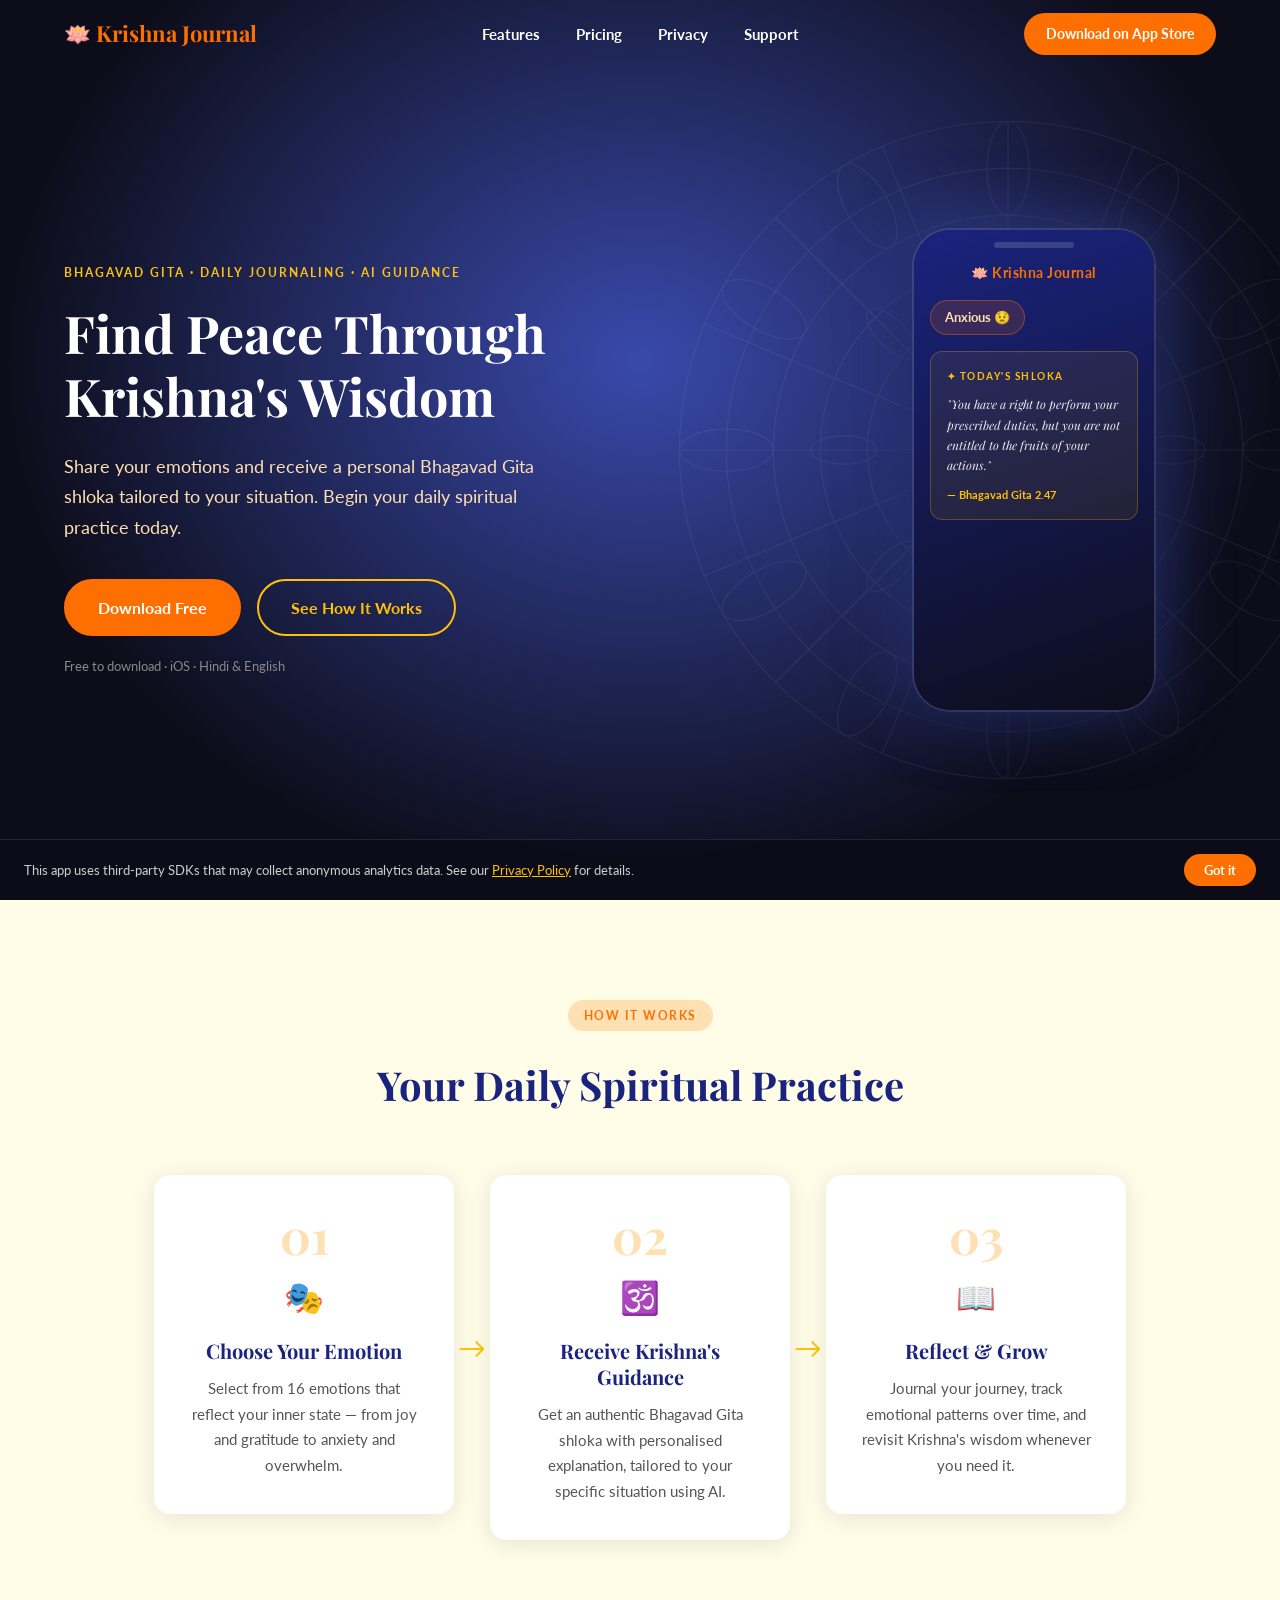
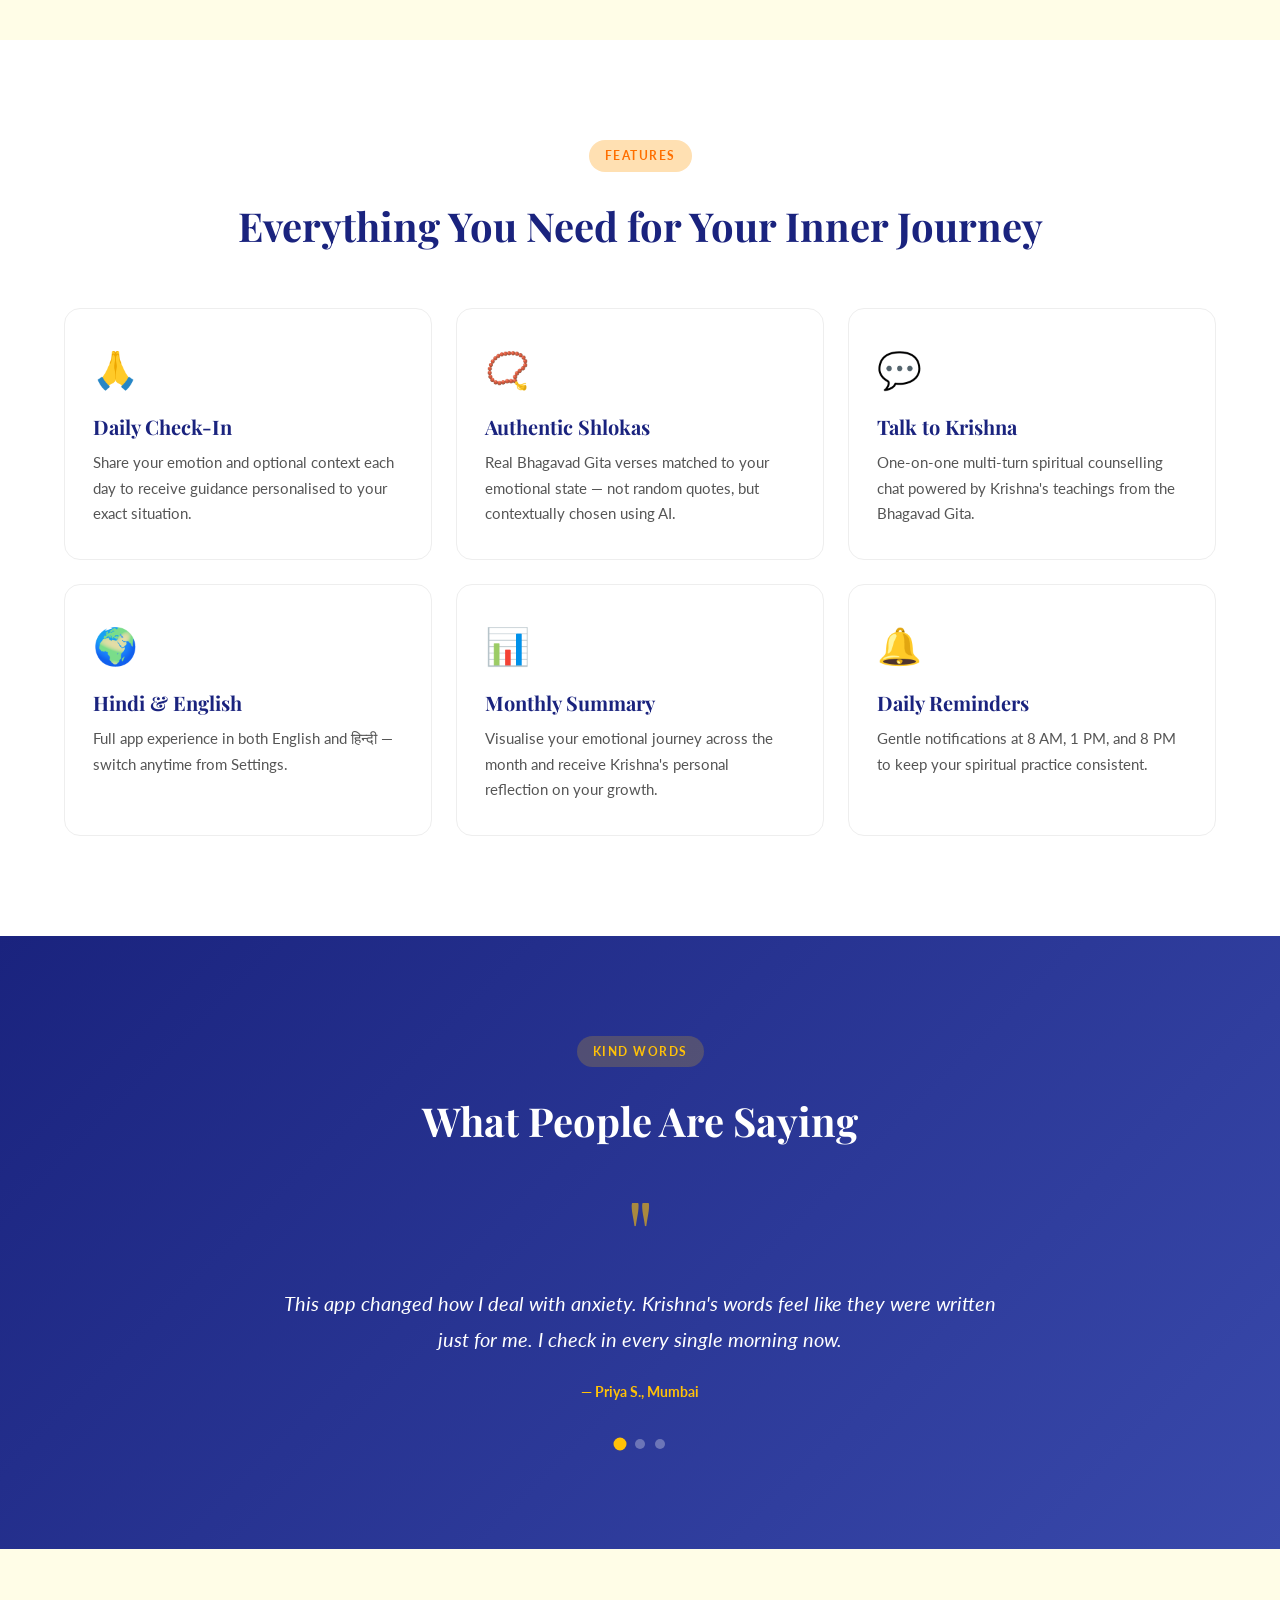
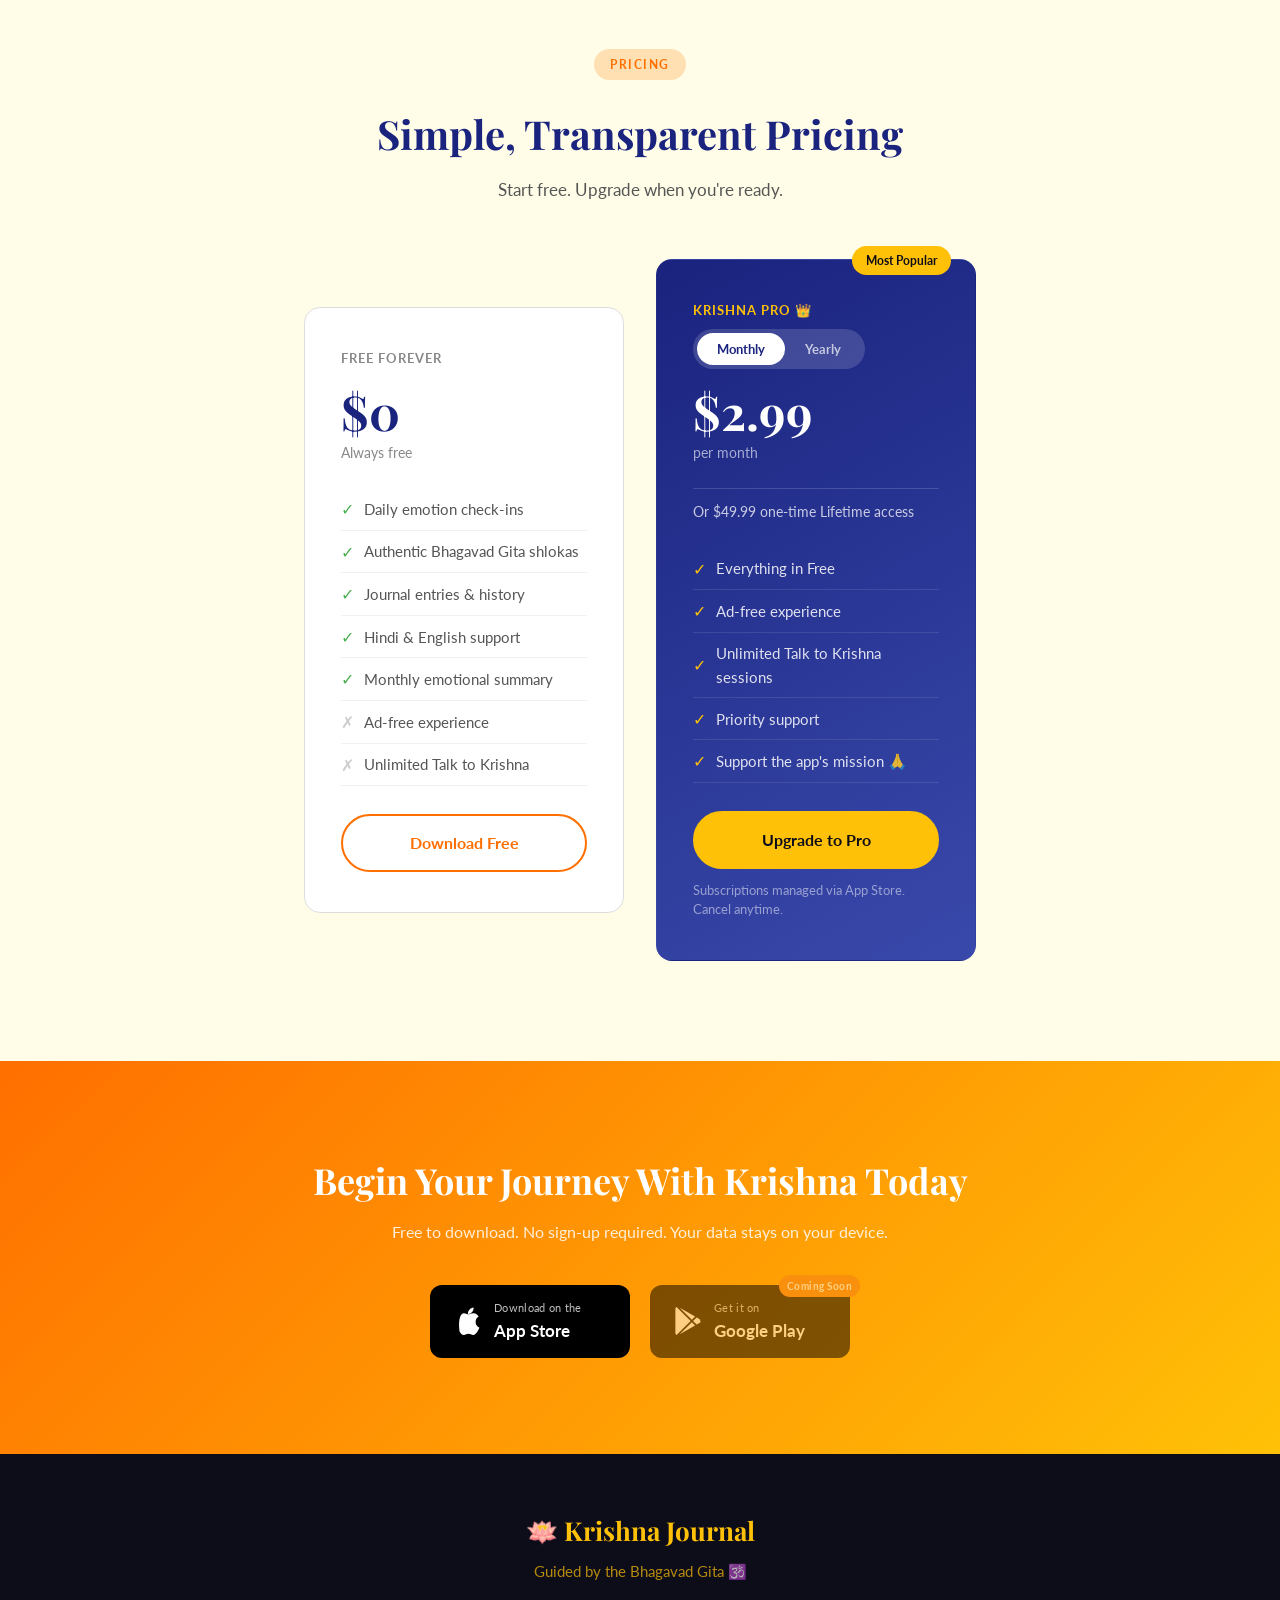
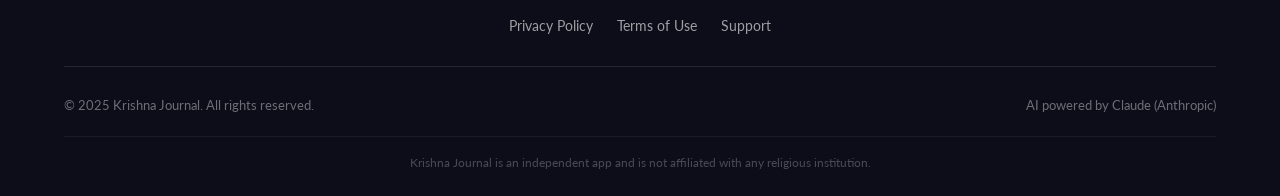
<file: index.html>
<!DOCTYPE html>
<html lang="en">
<head>
  <meta charset="UTF-8">
  <meta name="viewport" content="width=device-width, initial-scale=1.0">
  <title>Krishna Journal — Bhagavad Gita Wisdom for Daily Life</title>
  <meta name="description" content="Krishna Journal — Find peace through Bhagavad Gita wisdom. Daily emotional check-ins, personalised shlokas from Lord Krishna, and a spiritual journaling experience in English and Hindi.">
  <meta name="keywords" content="Krishna Journal, Bhagavad Gita app, spiritual journal, emotion journal, Krishna guidance, Hindi app, shloka app">
  <meta name="author" content="Krishna Journal">

  <!-- Open Graph -->
  <meta property="og:type" content="website">
  <meta property="og:title" content="Krishna Journal — Bhagavad Gita Wisdom for Daily Life">
  <meta property="og:description" content="Share your emotions. Receive a personal shloka from Lord Krishna. Begin your daily spiritual practice.">
  <meta property="og:image" content="assets/og-image.png">
  <meta property="og:url" content="https://chitraguptpandey.github.io/KrishnaJournalWebsite/">

  <!-- Twitter Card -->
  <meta name="twitter:card" content="summary_large_image">
  <meta name="twitter:title" content="Krishna Journal">
  <meta name="twitter:description" content="Daily emotional check-ins with Bhagavad Gita wisdom from Lord Krishna.">
  <meta name="twitter:image" content="assets/og-image.png">

  <!-- Favicon -->
  <link rel="icon" type="image/svg+xml" href="assets/favicon.svg">

  <!-- Google Fonts -->
  <link rel="preconnect" href="https://fonts.googleapis.com">
  <link rel="preconnect" href="https://fonts.gstatic.com" crossorigin>
  <link href="https://fonts.googleapis.com/css2?family=Playfair+Display:wght@400;700&family=Lato:wght@400;700&display=swap" rel="stylesheet">

  <!-- Stylesheet -->
  <link rel="stylesheet" href="css/styles.css">
</head>
<body>

  <!-- ── Navigation ──────────────────────────────────────── -->
  <nav class="navbar" aria-label="Main navigation">
    <div class="navbar__inner">
      <a href="index.html" class="navbar__logo">🪷 Krishna Journal</a>

      <button class="navbar__hamburger" aria-label="Toggle navigation menu" aria-expanded="false">
        <span></span>
        <span></span>
        <span></span>
      </button>

      <ul class="navbar__links">
        <li><a href="index.html#features">Features</a></li>
        <li><a href="index.html#pricing">Pricing</a></li>
        <li><a href="privacy.html">Privacy</a></li>
        <li><a href="support.html">Support</a></li>
      </ul>

      <a href="https://apps.apple.com" class="navbar__cta" target="_blank" rel="noopener">Download on App Store</a>
    </div>
  </nav>

  <!-- ── Hero Section ────────────────────────────────────── -->
  <section class="hero" aria-labelledby="hero-title">
    <!-- Decorative mandala SVG -->
    <svg class="hero__mandala" viewBox="0 0 600 600" xmlns="http://www.w3.org/2000/svg" aria-hidden="true">
      <g fill="none" stroke="#ffffff" stroke-width="1">
        <!-- Outer rings -->
        <circle cx="300" cy="300" r="280"/>
        <circle cx="300" cy="300" r="240"/>
        <circle cx="300" cy="300" r="200"/>
        <circle cx="300" cy="300" r="160"/>
        <circle cx="300" cy="300" r="120"/>
        <circle cx="300" cy="300" r="80"/>
        <circle cx="300" cy="300" r="40"/>
        <!-- Radial lines -->
        <line x1="300" y1="20" x2="300" y2="580"/>
        <line x1="20" y1="300" x2="580" y2="300"/>
        <line x1="102" y1="102" x2="498" y2="498"/>
        <line x1="498" y1="102" x2="102" y2="498"/>
        <line x1="300" y1="20" x2="300" y2="580" transform="rotate(22.5 300 300)"/>
        <line x1="300" y1="20" x2="300" y2="580" transform="rotate(45 300 300)"/>
        <line x1="300" y1="20" x2="300" y2="580" transform="rotate(67.5 300 300)"/>
        <line x1="300" y1="20" x2="300" y2="580" transform="rotate(112.5 300 300)"/>
        <line x1="300" y1="20" x2="300" y2="580" transform="rotate(135 300 300)"/>
        <line x1="300" y1="20" x2="300" y2="580" transform="rotate(157.5 300 300)"/>
        <!-- Lotus petals outer ring -->
        <ellipse cx="300" cy="60" rx="18" ry="40" transform="rotate(0 300 300)"/>
        <ellipse cx="300" cy="60" rx="18" ry="40" transform="rotate(30 300 300)"/>
        <ellipse cx="300" cy="60" rx="18" ry="40" transform="rotate(60 300 300)"/>
        <ellipse cx="300" cy="60" rx="18" ry="40" transform="rotate(90 300 300)"/>
        <ellipse cx="300" cy="60" rx="18" ry="40" transform="rotate(120 300 300)"/>
        <ellipse cx="300" cy="60" rx="18" ry="40" transform="rotate(150 300 300)"/>
        <ellipse cx="300" cy="60" rx="18" ry="40" transform="rotate(180 300 300)"/>
        <ellipse cx="300" cy="60" rx="18" ry="40" transform="rotate(210 300 300)"/>
        <ellipse cx="300" cy="60" rx="18" ry="40" transform="rotate(240 300 300)"/>
        <ellipse cx="300" cy="60" rx="18" ry="40" transform="rotate(270 300 300)"/>
        <ellipse cx="300" cy="60" rx="18" ry="40" transform="rotate(300 300 300)"/>
        <ellipse cx="300" cy="60" rx="18" ry="40" transform="rotate(330 300 300)"/>
        <!-- Inner petals -->
        <ellipse cx="300" cy="160" rx="12" ry="28" transform="rotate(0 300 300)"/>
        <ellipse cx="300" cy="160" rx="12" ry="28" transform="rotate(45 300 300)"/>
        <ellipse cx="300" cy="160" rx="12" ry="28" transform="rotate(90 300 300)"/>
        <ellipse cx="300" cy="160" rx="12" ry="28" transform="rotate(135 300 300)"/>
        <ellipse cx="300" cy="160" rx="12" ry="28" transform="rotate(180 300 300)"/>
        <ellipse cx="300" cy="160" rx="12" ry="28" transform="rotate(225 300 300)"/>
        <ellipse cx="300" cy="160" rx="12" ry="28" transform="rotate(270 300 300)"/>
        <ellipse cx="300" cy="160" rx="12" ry="28" transform="rotate(315 300 300)"/>
      </g>
    </svg>

    <div class="hero__inner">
      <div class="hero__content">
        <p class="hero__eyebrow">Bhagavad Gita · Daily Journaling · AI Guidance</p>
        <h1 class="hero__title" id="hero-title">Find Peace Through<br>Krishna's Wisdom</h1>
        <p class="hero__subtitle">Share your emotions and receive a personal Bhagavad Gita shloka tailored to your situation. Begin your daily spiritual practice today.</p>
        <div class="hero__buttons">
          <a href="https://apps.apple.com" class="btn btn--primary" target="_blank" rel="noopener">Download Free</a>
          <button class="btn btn--outline-gold" data-scroll-to="how-it-works">See How It Works</button>
        </div>
        <p class="hero__small-text">Free to download · iOS · Hindi &amp; English</p>
      </div>

      <div class="hero__mockup" aria-hidden="true">
        <div class="iphone-mockup">
          <div class="iphone-screen__header">🪷 Krishna Journal</div>
          <span class="iphone-screen__chip">Anxious 😟</span>
          <div class="iphone-screen__quote-block">
            <div class="iphone-screen__quote-label">✦ Today's Shloka</div>
            <p class="iphone-screen__quote-text">"You have a right to perform your prescribed duties, but you are not entitled to the fruits of your actions."</p>
            <div class="iphone-screen__quote-ref">— Bhagavad Gita 2.47</div>
          </div>
        </div>
      </div>
    </div>
  </section>

  <!-- ── How It Works ─────────────────────────────────────── -->
  <section class="how-it-works" id="how-it-works" aria-labelledby="how-it-works-title">
    <div class="container">
      <div class="how-it-works__header">
        <span class="section-badge">How It Works</span>
        <h2 class="how-it-works__title" id="how-it-works-title">Your Daily Spiritual Practice</h2>
      </div>
      <div class="steps">
        <div class="step-card">
          <div class="step-card__number">01</div>
          <div class="step-card__icon">🎭</div>
          <h3 class="step-card__title">Choose Your Emotion</h3>
          <p class="step-card__text">Select from 16 emotions that reflect your inner state — from joy and gratitude to anxiety and overwhelm.</p>
        </div>

        <div class="step-arrow" aria-hidden="true">→</div>

        <div class="step-card">
          <div class="step-card__number">02</div>
          <div class="step-card__icon">🕉️</div>
          <h3 class="step-card__title">Receive Krishna's Guidance</h3>
          <p class="step-card__text">Get an authentic Bhagavad Gita shloka with personalised explanation, tailored to your specific situation using AI.</p>
        </div>

        <div class="step-arrow" aria-hidden="true">→</div>

        <div class="step-card">
          <div class="step-card__number">03</div>
          <div class="step-card__icon">📖</div>
          <h3 class="step-card__title">Reflect &amp; Grow</h3>
          <p class="step-card__text">Journal your journey, track emotional patterns over time, and revisit Krishna's wisdom whenever you need it.</p>
        </div>
      </div>
    </div>
  </section>

  <!-- ── Features ─────────────────────────────────────────── -->
  <section class="features" id="features" aria-labelledby="features-title">
    <div class="container">
      <div class="features__header">
        <span class="section-badge">Features</span>
        <h2 class="features__title" id="features-title">Everything You Need for Your Inner Journey</h2>
      </div>
      <div class="features__grid">
        <div class="feature-card">
          <div class="feature-card__icon">🙏</div>
          <h3 class="feature-card__title">Daily Check-In</h3>
          <p class="feature-card__text">Share your emotion and optional context each day to receive guidance personalised to your exact situation.</p>
        </div>
        <div class="feature-card">
          <div class="feature-card__icon">📿</div>
          <h3 class="feature-card__title">Authentic Shlokas</h3>
          <p class="feature-card__text">Real Bhagavad Gita verses matched to your emotional state — not random quotes, but contextually chosen using AI.</p>
        </div>
        <div class="feature-card">
          <div class="feature-card__icon">💬</div>
          <h3 class="feature-card__title">Talk to Krishna</h3>
          <p class="feature-card__text">One-on-one multi-turn spiritual counselling chat powered by Krishna's teachings from the Bhagavad Gita.</p>
        </div>
        <div class="feature-card">
          <div class="feature-card__icon">🌍</div>
          <h3 class="feature-card__title">Hindi &amp; English</h3>
          <p class="feature-card__text">Full app experience in both English and हिन्दी — switch anytime from Settings.</p>
        </div>
        <div class="feature-card">
          <div class="feature-card__icon">📊</div>
          <h3 class="feature-card__title">Monthly Summary</h3>
          <p class="feature-card__text">Visualise your emotional journey across the month and receive Krishna's personal reflection on your growth.</p>
        </div>
        <div class="feature-card">
          <div class="feature-card__icon">🔔</div>
          <h3 class="feature-card__title">Daily Reminders</h3>
          <p class="feature-card__text">Gentle notifications at 8 AM, 1 PM, and 8 PM to keep your spiritual practice consistent.</p>
        </div>
      </div>
    </div>
  </section>

  <!-- ── Testimonials ──────────────────────────────────────── -->
  <section class="testimonials" aria-labelledby="testimonials-title">
    <div class="container">
      <div class="testimonials__header">
        <span class="section-badge section-badge--dark">Kind Words</span>
        <h2 class="testimonials__title" id="testimonials-title">What People Are Saying</h2>
      </div>

      <div class="carousel" role="region" aria-label="Testimonials carousel" aria-live="polite">
        <div class="carousel__track">
          <div class="carousel__slide active" role="group" aria-label="Testimonial 1 of 3">
            <div class="carousel__quote-mark">"</div>
            <p class="carousel__quote-text">This app changed how I deal with anxiety. Krishna's words feel like they were written just for me. I check in every single morning now.</p>
            <p class="carousel__attribution">— Priya S., Mumbai</p>
          </div>

          <div class="carousel__slide" role="group" aria-label="Testimonial 2 of 3">
            <div class="carousel__quote-mark">"</div>
            <p class="carousel__quote-text">I've used journaling apps before but none felt this meaningful. The shlokas are always surprisingly relevant to what I'm going through.</p>
            <p class="carousel__attribution">— Rahul M., Toronto</p>
          </div>

          <div class="carousel__slide" role="group" aria-label="Testimonial 3 of 3">
            <div class="carousel__quote-mark">"</div>
            <p class="carousel__quote-text">The Hindi support is beautiful. कृष्ण के शब्द हिंदी में पढ़ना एक अलग ही अनुभव है। मेरी दिनचर्या का हिस्सा बन गया है।</p>
            <p class="carousel__attribution">— Ananya K., Delhi</p>
          </div>
        </div>

        <div class="carousel__dots" role="tablist" aria-label="Carousel navigation">
          <button class="carousel__dot active" role="tab" aria-label="Go to slide 1" aria-selected="true"></button>
          <button class="carousel__dot" role="tab" aria-label="Go to slide 2" aria-selected="false"></button>
          <button class="carousel__dot" role="tab" aria-label="Go to slide 3" aria-selected="false"></button>
        </div>
      </div>
    </div>
  </section>

  <!-- ── Pricing ───────────────────────────────────────────── -->
  <section class="pricing" id="pricing" aria-labelledby="pricing-title">
    <div class="container">
      <div class="pricing__header">
        <span class="section-badge">Pricing</span>
        <h2 class="pricing__title" id="pricing-title">Simple, Transparent Pricing</h2>
      </div>
      <p class="pricing__subtitle">Start free. Upgrade when you're ready.</p>

      <div class="pricing__cards">
        <!-- Free Card -->
        <div class="pricing-card">
          <p class="pricing-card__label">Free Forever</p>
          <div class="pricing-card__price">$0</div>
          <p class="pricing-card__price-sub">Always free</p>
          <ul class="pricing-card__features">
            <li><span class="check">✓</span> Daily emotion check-ins</li>
            <li><span class="check">✓</span> Authentic Bhagavad Gita shlokas</li>
            <li><span class="check">✓</span> Journal entries &amp; history</li>
            <li><span class="check">✓</span> Hindi &amp; English support</li>
            <li><span class="check">✓</span> Monthly emotional summary</li>
            <li><span class="cross">✗</span> Ad-free experience</li>
            <li><span class="cross">✗</span> Unlimited Talk to Krishna</li>
          </ul>
          <a href="https://apps.apple.com" class="btn btn--outline-saffron" style="width:100%;justify-content:center;" target="_blank" rel="noopener">Download Free</a>
        </div>

        <!-- Pro Card -->
        <div class="pricing-card pricing-card--pro">
          <div class="pricing-card__badge">Most Popular</div>
          <p class="pricing-card__label">Krishna Pro 👑</p>

          <div class="pricing__toggle" role="group" aria-label="Billing period">
            <button class="pricing__toggle-btn active" data-pricing="monthly" aria-pressed="true">Monthly</button>
            <button class="pricing__toggle-btn" data-pricing="yearly" aria-pressed="false">Yearly</button>
          </div>

          <div class="price-monthly">
            <div class="pricing-card__price">$2.99</div>
            <p class="pricing-card__price-sub">per month</p>
          </div>
          <div class="price-yearly hidden">
            <div class="pricing-card__price">$19.99 <span class="pricing__save-tag">Save 44%</span></div>
            <p class="pricing-card__price-sub">per year</p>
          </div>

          <p class="pricing__lifetime">Or $49.99 one-time Lifetime access</p>

          <ul class="pricing-card__features">
            <li><span class="check">✓</span> Everything in Free</li>
            <li><span class="check">✓</span> Ad-free experience</li>
            <li><span class="check">✓</span> Unlimited Talk to Krishna sessions</li>
            <li><span class="check">✓</span> Priority support</li>
            <li><span class="check">✓</span> Support the app's mission 🙏</li>
          </ul>

          <a href="https://apps.apple.com" class="btn btn--gold" style="width:100%;justify-content:center;" target="_blank" rel="noopener">Upgrade to Pro</a>
          <p class="pricing-card__note">Subscriptions managed via App Store. Cancel anytime.</p>
        </div>
      </div>
    </div>
  </section>

  <!-- ── Download CTA Banner ───────────────────────────────── -->
  <section class="download-cta" aria-labelledby="cta-title">
    <h2 class="download-cta__title" id="cta-title">Begin Your Journey With Krishna Today</h2>
    <p class="download-cta__subtitle">Free to download. No sign-up required. Your data stays on your device.</p>

    <div class="download-cta__buttons">
      <!-- App Store Button -->
      <a href="https://apps.apple.com" class="store-btn" target="_blank" rel="noopener" aria-label="Download on the App Store">
        <svg width="28" height="28" viewBox="0 0 814 1000" fill="white" xmlns="http://www.w3.org/2000/svg" aria-hidden="true">
          <path d="M788.1 340.9c-5.8 4.5-108.2 62.2-108.2 190.5 0 148.4 130.3 200.9 134.2 202.2-.6 3.2-20.7 71.9-68.7 141.9-42.8 61.6-87.5 123.1-155.5 123.1s-85.5-39.5-164-39.5c-76 0-103.7 40.8-165.9 40.8s-105-37.5-155.5-127.4C46 405.1 154.4 224 258.2 224c63.6 0 109.6 37.5 164.4 37.5c47.4 0 100.5-39.5 169.3-39.5c27.6 0 107.3 2.6 175.8 86.5zm-234.5-161.2c31.1-36.9 53.1-88.1 53.1-139.3 0-7.1-.6-14.3-1.9-20.1-50.6 1.9-110.8 33.7-147.1 75.8-28.5 32.4-55.1 83.6-55.1 135.5 0 7.8 1.3 15.6 1.9 18.1 3.2.6 8.4 1.3 13.6 1.3 45.4 0 102.5-30.4 135.5-71.3z"/>
        </svg>
        <div class="store-btn__text">
          <span class="store-btn__sub">Download on the</span>
          <span class="store-btn__name">App Store</span>
        </div>
      </a>

      <!-- Google Play (Coming Soon) -->
      <div class="store-btn store-btn--coming-soon" aria-label="Google Play — Coming Soon" style="position:relative;">
        <svg width="28" height="28" viewBox="0 0 512 512" fill="white" xmlns="http://www.w3.org/2000/svg" aria-hidden="true">
          <path d="M325.3 234.3L104.6 13l280.8 161.2-60.1 60.1zM47 0C34 6.8 25.3 19.2 25.3 35.3v441.3c0 16.1 8.7 28.5 21.7 35.3l256.6-256L47 0zm425.2 225.6l-58.9-34.1-65.7 64.5 65.7 64.5 60.1-34.1c17.4-9.7 17.4-34.1 0-43.8zM104.6 499l280.8-161.2-60.1-60.1L104.6 499z"/>
        </svg>
        <div class="store-btn__text">
          <span class="store-btn__sub">Get it on</span>
          <span class="store-btn__name">Google Play</span>
        </div>
        <span class="coming-soon-badge">Coming Soon</span>
      </div>
    </div>
  </section>

  <!-- ── Footer ────────────────────────────────────────────── -->
  <footer class="footer" role="contentinfo">
    <div class="container">
      <div class="footer__top">
        <div class="footer__logo">🪷 Krishna Journal</div>
        <div class="footer__tagline">Guided by the Bhagavad Gita 🕉️</div>
      </div>

      <nav class="footer__links" aria-label="Footer navigation">
        <a href="privacy.html">Privacy Policy</a>
        <a href="terms.html">Terms of Use</a>
        <a href="support.html">Support</a>
      </nav>

      <div class="footer__bottom">
        <span class="footer__copyright">© 2025 Krishna Journal. All rights reserved.</span>
        <span class="footer__attribution">AI powered by Claude (Anthropic)</span>
      </div>

      <p class="footer__disclaimer">Krishna Journal is an independent app and is not affiliated with any religious institution.</p>
    </div>
  </footer>

  <!-- ── Cookie Notice ─────────────────────────────────────── -->
  <div class="cookie-notice" role="alert" aria-live="polite">
    <p class="cookie-notice__text">
      This app uses third-party SDKs that may collect anonymous analytics data.
      See our <a href="privacy.html">Privacy Policy</a> for details.
    </p>
    <button class="cookie-notice__btn">Got it</button>
  </div>

  <!-- ── Back to Top ───────────────────────────────────────── -->
  <button class="back-to-top" aria-label="Scroll back to top" title="Back to top">↑</button>

  <script src="js/main.js"></script>
</body>
</html>
</file>
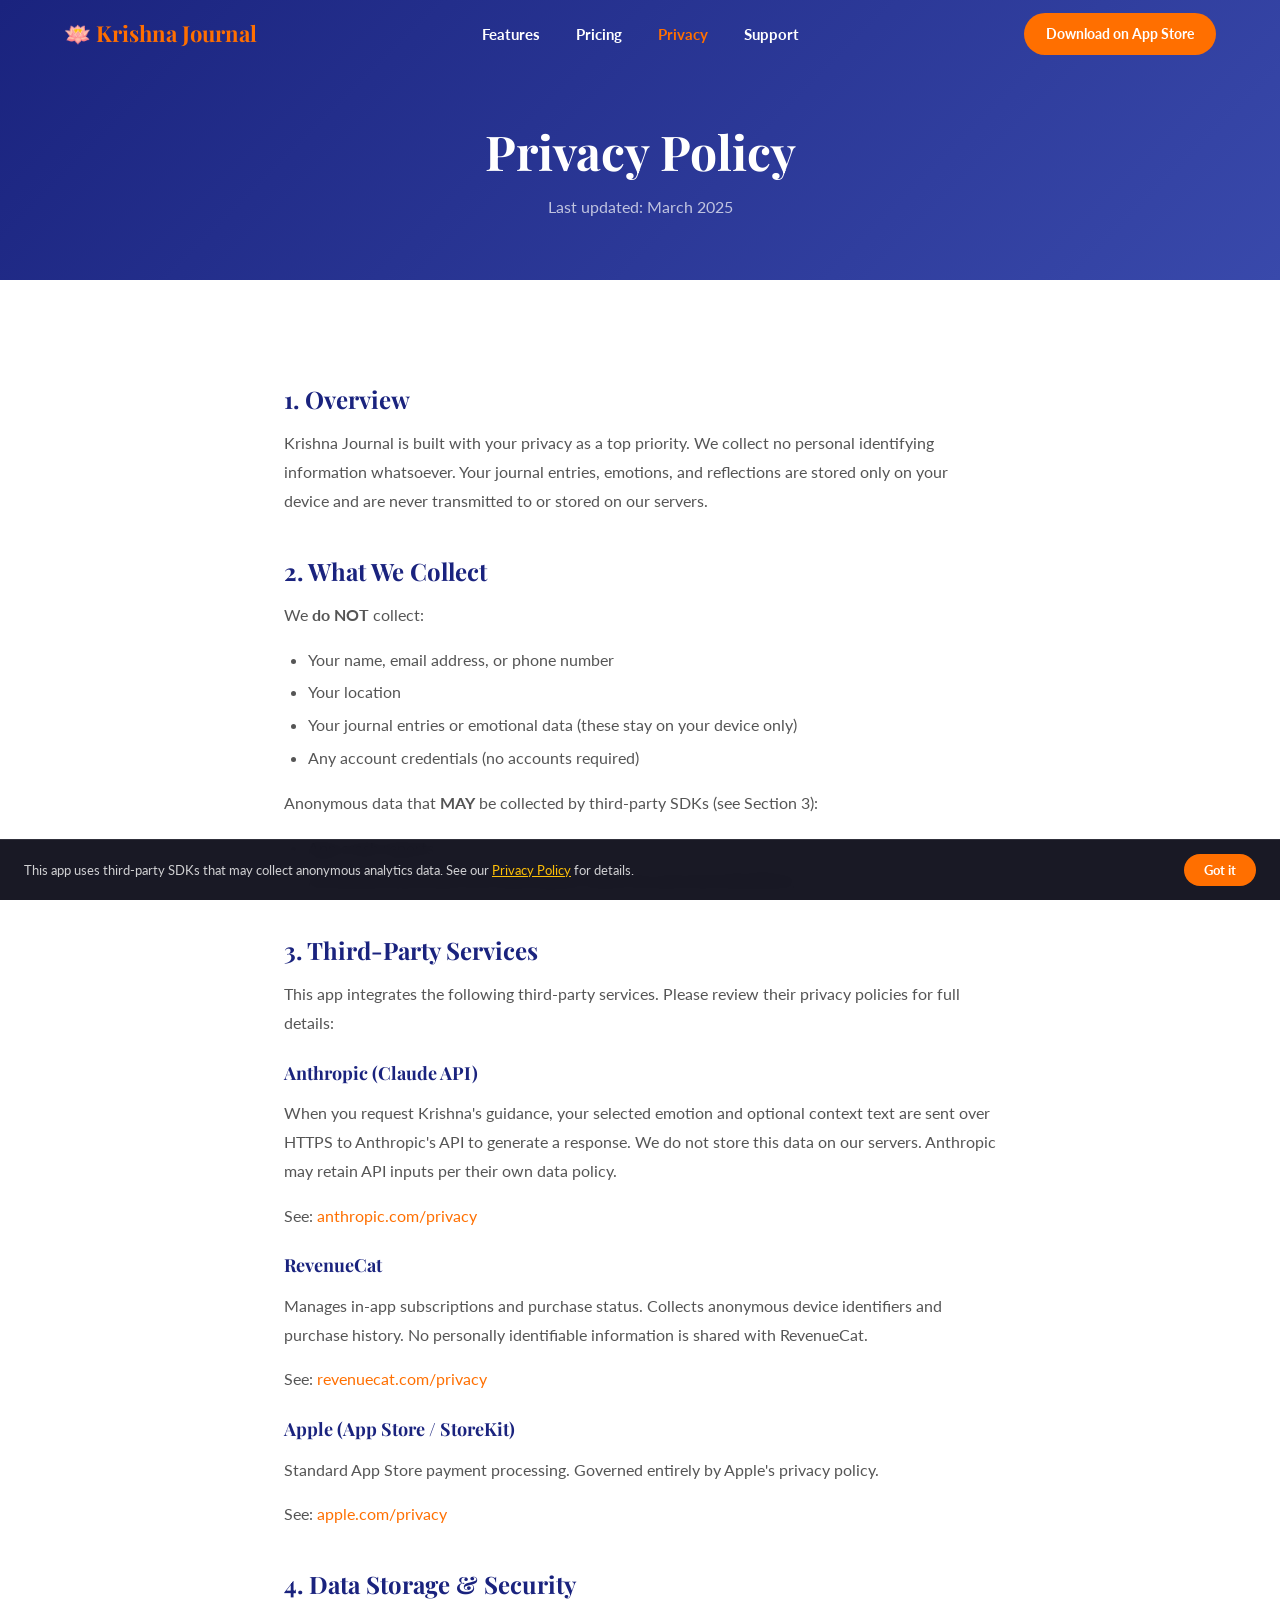
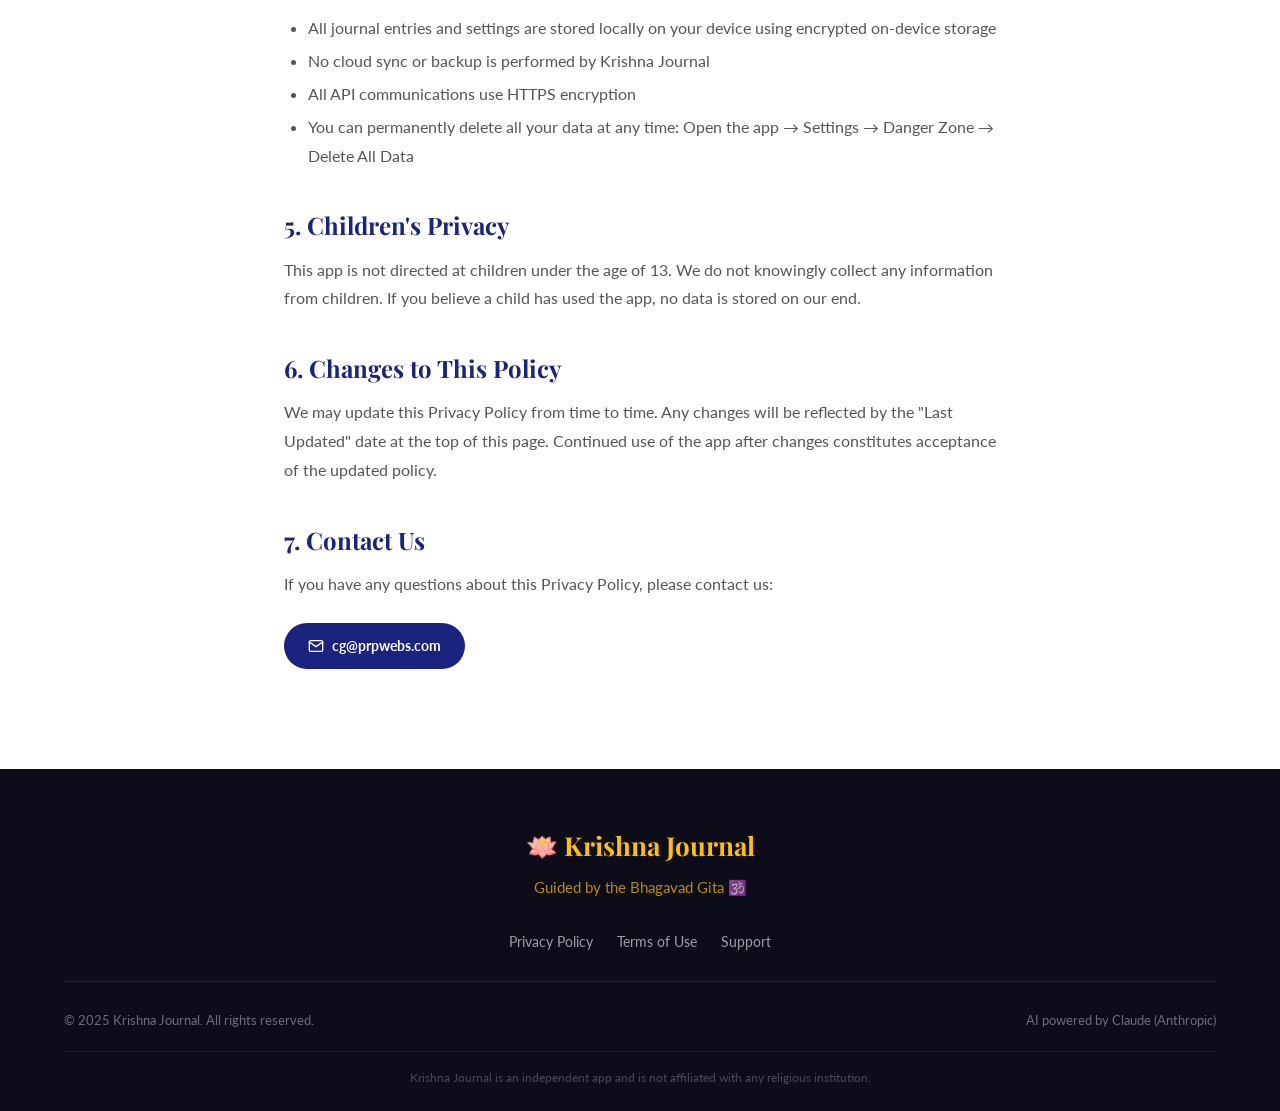
<file: privacy.html>
<!DOCTYPE html>
<html lang="en">
<head>
  <meta charset="UTF-8">
  <meta name="viewport" content="width=device-width, initial-scale=1.0">
  <title>Privacy Policy — Krishna Journal</title>
  <meta name="description" content="Krishna Journal — Find peace through Bhagavad Gita wisdom. Daily emotional check-ins, personalised shlokas from Lord Krishna, and a spiritual journaling experience in English and Hindi.">
  <meta name="keywords" content="Krishna Journal, Bhagavad Gita app, spiritual journal, emotion journal, Krishna guidance, Hindi app, shloka app">
  <meta name="author" content="Krishna Journal">

  <!-- Open Graph -->
  <meta property="og:type" content="website">
  <meta property="og:title" content="Krishna Journal — Bhagavad Gita Wisdom for Daily Life">
  <meta property="og:description" content="Share your emotions. Receive a personal shloka from Lord Krishna. Begin your daily spiritual practice.">
  <meta property="og:image" content="assets/og-image.png">
  <meta property="og:url" content="https://chitraguptpandey.github.io/KrishnaJournalWebsite/privacy.html">

  <!-- Twitter Card -->
  <meta name="twitter:card" content="summary_large_image">
  <meta name="twitter:title" content="Krishna Journal">
  <meta name="twitter:description" content="Daily emotional check-ins with Bhagavad Gita wisdom from Lord Krishna.">
  <meta name="twitter:image" content="assets/og-image.png">

  <!-- Favicon -->
  <link rel="icon" type="image/svg+xml" href="assets/favicon.svg">

  <!-- Google Fonts -->
  <link rel="preconnect" href="https://fonts.googleapis.com">
  <link rel="preconnect" href="https://fonts.gstatic.com" crossorigin>
  <link href="https://fonts.googleapis.com/css2?family=Playfair+Display:wght@400;700&family=Lato:wght@400;700&display=swap" rel="stylesheet">

  <!-- Stylesheet -->
  <link rel="stylesheet" href="css/styles.css">
</head>
<body>

  <!-- ── Navigation ──────────────────────────────────────── -->
  <nav class="navbar" aria-label="Main navigation">
    <div class="navbar__inner">
      <a href="index.html" class="navbar__logo">🪷 Krishna Journal</a>

      <button class="navbar__hamburger" aria-label="Toggle navigation menu" aria-expanded="false">
        <span></span>
        <span></span>
        <span></span>
      </button>

      <ul class="navbar__links">
        <li><a href="index.html#features">Features</a></li>
        <li><a href="index.html#pricing">Pricing</a></li>
        <li><a href="privacy.html">Privacy</a></li>
        <li><a href="support.html">Support</a></li>
      </ul>

      <a href="https://apps.apple.com" class="navbar__cta" target="_blank" rel="noopener">Download on App Store</a>
    </div>
  </nav>

  <!-- ── Page Hero ────────────────────────────────────────── -->
  <header class="page-hero page-hero--blue" aria-labelledby="page-title">
    <h1 class="page-hero__title" id="page-title">Privacy Policy</h1>
    <p class="page-hero__sub">Last updated: March 2025</p>
  </header>

  <!-- ── Policy Body ──────────────────────────────────────── -->
  <main class="policy-body">

    <h2>1. Overview</h2>
    <p>Krishna Journal is built with your privacy as a top priority. We collect no personal identifying information whatsoever. Your journal entries, emotions, and reflections are stored only on your device and are never transmitted to or stored on our servers.</p>

    <h2>2. What We Collect</h2>
    <p>We <strong>do NOT</strong> collect:</p>
    <ul>
      <li>Your name, email address, or phone number</li>
      <li>Your location</li>
      <li>Your journal entries or emotional data (these stay on your device only)</li>
      <li>Any account credentials (no accounts required)</li>
    </ul>

    <p>Anonymous data that <strong>MAY</strong> be collected by third-party SDKs (see Section 3):</p>
    <ul>
      <li>App crash reports</li>
      <li>Anonymous purchase and subscription status (no personal identifiers)</li>
    </ul>

    <h2>3. Third-Party Services</h2>
    <p>This app integrates the following third-party services. Please review their privacy policies for full details:</p>

    <h2 style="font-size:18px; margin-top:24px;">Anthropic (Claude API)</h2>
    <p>When you request Krishna's guidance, your selected emotion and optional context text are sent over HTTPS to Anthropic's API to generate a response. We do not store this data on our servers. Anthropic may retain API inputs per their own data policy.</p>
    <p>See: <a href="https://www.anthropic.com/privacy" target="_blank" rel="noopener" style="color:var(--saffron);">anthropic.com/privacy</a></p>

    <h2 style="font-size:18px; margin-top:24px;">RevenueCat</h2>
    <p>Manages in-app subscriptions and purchase status. Collects anonymous device identifiers and purchase history. No personally identifiable information is shared with RevenueCat.</p>
    <p>See: <a href="https://www.revenuecat.com/privacy" target="_blank" rel="noopener" style="color:var(--saffron);">revenuecat.com/privacy</a></p>

    <h2 style="font-size:18px; margin-top:24px;">Apple (App Store / StoreKit)</h2>
    <p>Standard App Store payment processing. Governed entirely by Apple's privacy policy.</p>
    <p>See: <a href="https://www.apple.com/privacy" target="_blank" rel="noopener" style="color:var(--saffron);">apple.com/privacy</a></p>

    <h2>4. Data Storage &amp; Security</h2>
    <ul>
      <li>All journal entries and settings are stored locally on your device using encrypted on-device storage</li>
      <li>No cloud sync or backup is performed by Krishna Journal</li>
      <li>All API communications use HTTPS encryption</li>
      <li>You can permanently delete all your data at any time: Open the app → Settings → Danger Zone → Delete All Data</li>
    </ul>

    <h2>5. Children's Privacy</h2>
    <p>This app is not directed at children under the age of 13. We do not knowingly collect any information from children. If you believe a child has used the app, no data is stored on our end.</p>

    <h2>6. Changes to This Policy</h2>
    <p>We may update this Privacy Policy from time to time. Any changes will be reflected by the "Last Updated" date at the top of this page. Continued use of the app after changes constitutes acceptance of the updated policy.</p>

    <h2>7. Contact Us</h2>
    <p>If you have any questions about this Privacy Policy, please contact us:</p>
    <a href="mailto:cg@prpwebs.com?subject=Krishna%20Journal%20%E2%80%94%20Privacy%20Policy" class="email-btn">
      <svg width="16" height="16" viewBox="0 0 24 24" fill="none" stroke="currentColor" stroke-width="2" stroke-linecap="round" stroke-linejoin="round" aria-hidden="true">
        <path d="M4 4h16c1.1 0 2 .9 2 2v12c0 1.1-.9 2-2 2H4c-1.1 0-2-.9-2-2V6c0-1.1.9-2 2-2z"/>
        <polyline points="22,6 12,13 2,6"/>
      </svg>
      cg@prpwebs.com
    </a>

  </main>

  <!-- ── Footer ────────────────────────────────────────────── -->
  <footer class="footer" role="contentinfo">
    <div class="container">
      <div class="footer__top">
        <div class="footer__logo">🪷 Krishna Journal</div>
        <div class="footer__tagline">Guided by the Bhagavad Gita 🕉️</div>
      </div>

      <nav class="footer__links" aria-label="Footer navigation">
        <a href="privacy.html">Privacy Policy</a>
        <a href="terms.html">Terms of Use</a>
        <a href="support.html">Support</a>
      </nav>

      <div class="footer__bottom">
        <span class="footer__copyright">© 2025 Krishna Journal. All rights reserved.</span>
        <span class="footer__attribution">AI powered by Claude (Anthropic)</span>
      </div>

      <p class="footer__disclaimer">Krishna Journal is an independent app and is not affiliated with any religious institution.</p>
    </div>
  </footer>

  <!-- ── Cookie Notice ─────────────────────────────────────── -->
  <div class="cookie-notice" role="alert" aria-live="polite">
    <p class="cookie-notice__text">
      This app uses third-party SDKs that may collect anonymous analytics data.
      See our <a href="privacy.html">Privacy Policy</a> for details.
    </p>
    <button class="cookie-notice__btn">Got it</button>
  </div>

  <!-- ── Back to Top ───────────────────────────────────────── -->
  <button class="back-to-top" aria-label="Scroll back to top" title="Back to top">↑</button>

  <script src="js/main.js"></script>
</body>
</html>
</file>
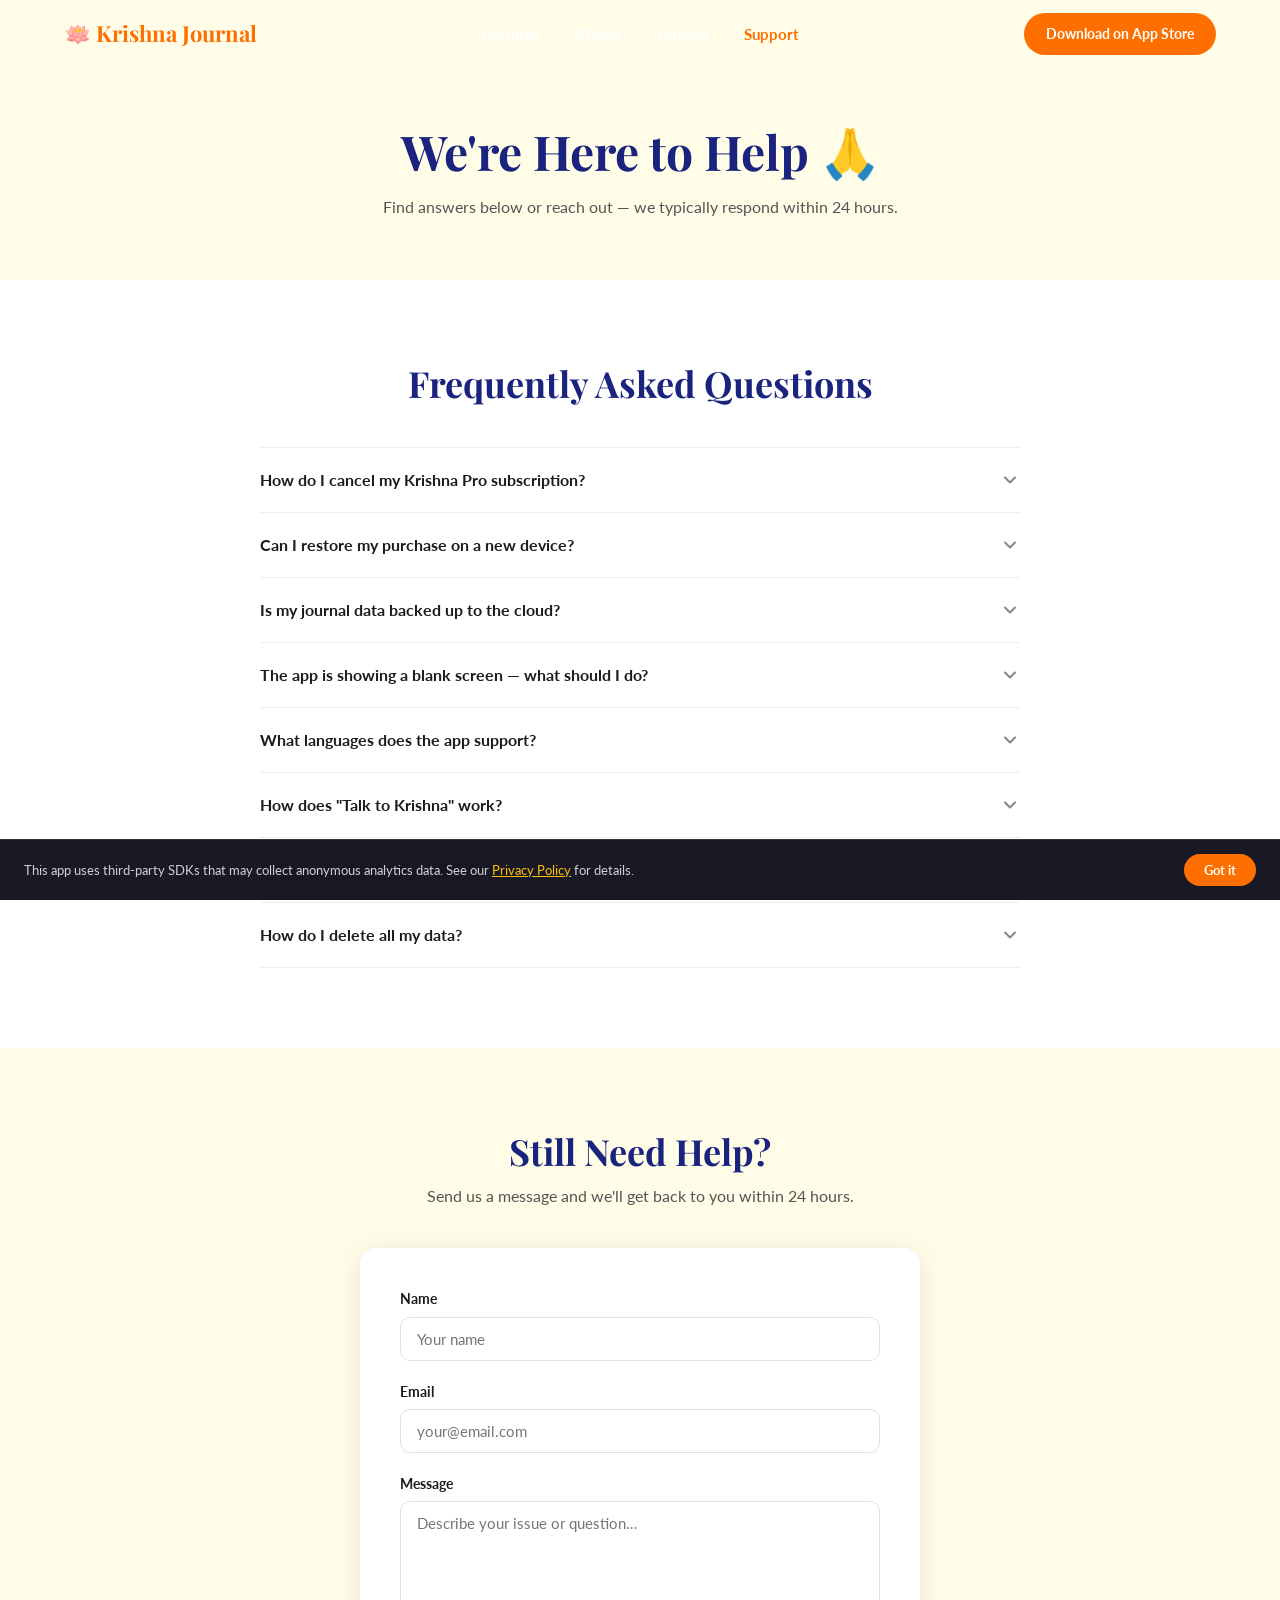
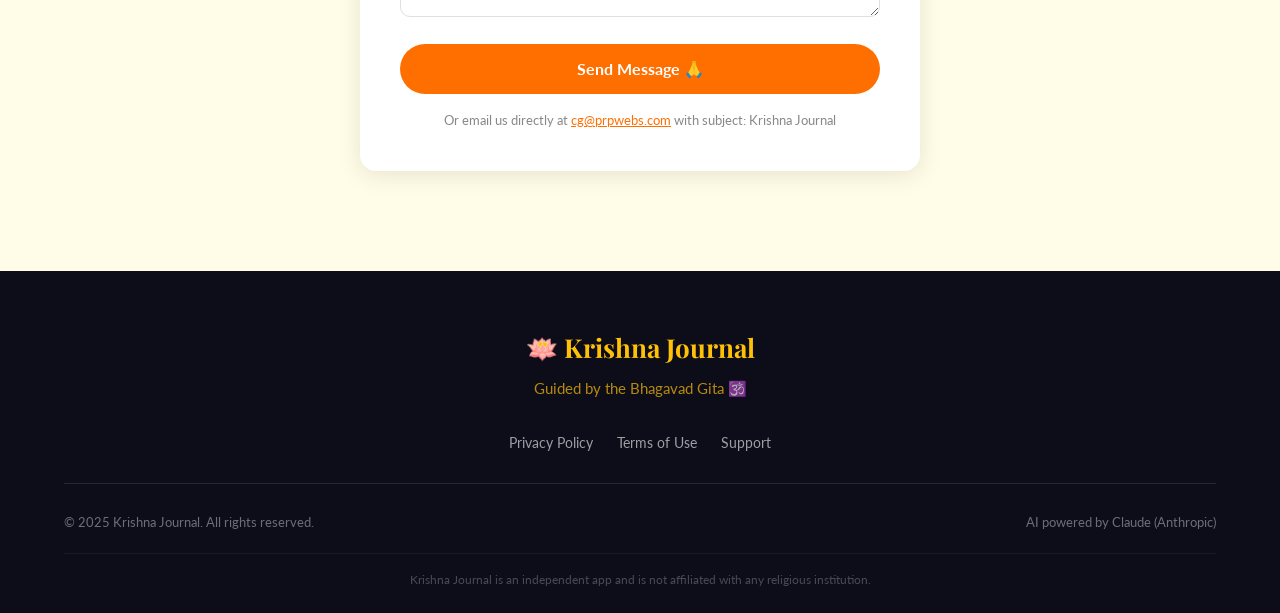
<file: support.html>
<!DOCTYPE html>
<html lang="en">
<head>
  <meta charset="UTF-8">
  <meta name="viewport" content="width=device-width, initial-scale=1.0">
  <title>Support — Krishna Journal</title>
  <meta name="description" content="Krishna Journal — Find peace through Bhagavad Gita wisdom. Daily emotional check-ins, personalised shlokas from Lord Krishna, and a spiritual journaling experience in English and Hindi.">
  <meta name="keywords" content="Krishna Journal, Bhagavad Gita app, spiritual journal, emotion journal, Krishna guidance, Hindi app, shloka app">
  <meta name="author" content="Krishna Journal">

  <!-- Open Graph -->
  <meta property="og:type" content="website">
  <meta property="og:title" content="Krishna Journal — Bhagavad Gita Wisdom for Daily Life">
  <meta property="og:description" content="Share your emotions. Receive a personal shloka from Lord Krishna. Begin your daily spiritual practice.">
  <meta property="og:image" content="assets/og-image.png">
  <meta property="og:url" content="https://chitraguptpandey.github.io/KrishnaJournalWebsite/support.html">

  <!-- Twitter Card -->
  <meta name="twitter:card" content="summary_large_image">
  <meta name="twitter:title" content="Krishna Journal">
  <meta name="twitter:description" content="Daily emotional check-ins with Bhagavad Gita wisdom from Lord Krishna.">
  <meta name="twitter:image" content="assets/og-image.png">

  <!-- Favicon -->
  <link rel="icon" type="image/svg+xml" href="assets/favicon.svg">

  <!-- Google Fonts -->
  <link rel="preconnect" href="https://fonts.googleapis.com">
  <link rel="preconnect" href="https://fonts.gstatic.com" crossorigin>
  <link href="https://fonts.googleapis.com/css2?family=Playfair+Display:wght@400;700&family=Lato:wght@400;700&display=swap" rel="stylesheet">

  <!-- Stylesheet -->
  <link rel="stylesheet" href="css/styles.css">
</head>
<body>

  <!-- ── Navigation ──────────────────────────────────────── -->
  <nav class="navbar" aria-label="Main navigation">
    <div class="navbar__inner">
      <a href="index.html" class="navbar__logo">🪷 Krishna Journal</a>

      <button class="navbar__hamburger" aria-label="Toggle navigation menu" aria-expanded="false">
        <span></span>
        <span></span>
        <span></span>
      </button>

      <ul class="navbar__links">
        <li><a href="index.html#features">Features</a></li>
        <li><a href="index.html#pricing">Pricing</a></li>
        <li><a href="privacy.html">Privacy</a></li>
        <li><a href="support.html">Support</a></li>
      </ul>

      <a href="https://apps.apple.com" class="navbar__cta" target="_blank" rel="noopener">Download on App Store</a>
    </div>
  </nav>

  <!-- ── Page Hero ────────────────────────────────────────── -->
  <header class="page-hero page-hero--cream" aria-labelledby="page-title">
    <h1 class="page-hero__title" id="page-title">We're Here to Help 🙏</h1>
    <p class="page-hero__sub">Find answers below or reach out — we typically respond within 24 hours.</p>
  </header>

  <!-- ── FAQ Accordion ────────────────────────────────────── -->
  <section class="faq-section" aria-labelledby="faq-title">
    <div class="container">
      <h2 id="faq-title">Frequently Asked Questions</h2>

      <div class="faq-list" role="list">

        <div class="faq-item" role="listitem">
          <button class="faq-question" aria-expanded="false" aria-controls="faq-a1">
            How do I cancel my Krishna Pro subscription?
            <svg class="faq-chevron" viewBox="0 0 24 24" fill="none" stroke="currentColor" stroke-width="2.5" stroke-linecap="round" stroke-linejoin="round" aria-hidden="true">
              <polyline points="6 9 12 15 18 9"/>
            </svg>
          </button>
          <div class="faq-answer" id="faq-a1" role="region">
            <div class="faq-answer__inner">
              Go to your iPhone's <strong>Settings</strong> → tap your name → <strong>Subscriptions</strong> → <strong>Krishna Journal</strong> → <strong>Cancel Subscription</strong>. You'll retain Pro access until the end of your billing period.
            </div>
          </div>
        </div>

        <div class="faq-item" role="listitem">
          <button class="faq-question" aria-expanded="false" aria-controls="faq-a2">
            Can I restore my purchase on a new device?
            <svg class="faq-chevron" viewBox="0 0 24 24" fill="none" stroke="currentColor" stroke-width="2.5" stroke-linecap="round" stroke-linejoin="round" aria-hidden="true">
              <polyline points="6 9 12 15 18 9"/>
            </svg>
          </button>
          <div class="faq-answer" id="faq-a2" role="region">
            <div class="faq-answer__inner">
              Yes. Open the app, go to <strong>Settings</strong>, and tap <strong>"Restore Purchases"</strong>. Your Pro status will be restored automatically as long as you're signed into the same Apple ID.
            </div>
          </div>
        </div>

        <div class="faq-item" role="listitem">
          <button class="faq-question" aria-expanded="false" aria-controls="faq-a3">
            Is my journal data backed up to the cloud?
            <svg class="faq-chevron" viewBox="0 0 24 24" fill="none" stroke="currentColor" stroke-width="2.5" stroke-linecap="round" stroke-linejoin="round" aria-hidden="true">
              <polyline points="6 9 12 15 18 9"/>
            </svg>
          </button>
          <div class="faq-answer" id="faq-a3" role="region">
            <div class="faq-answer__inner">
              Your journal data is stored locally on your device only. We recommend enabling iCloud device backup (<strong>Settings → [your name] → iCloud → iCloud Backup</strong>) so your data is included in your device backup.
            </div>
          </div>
        </div>

        <div class="faq-item" role="listitem">
          <button class="faq-question" aria-expanded="false" aria-controls="faq-a4">
            The app is showing a blank screen — what should I do?
            <svg class="faq-chevron" viewBox="0 0 24 24" fill="none" stroke="currentColor" stroke-width="2.5" stroke-linecap="round" stroke-linejoin="round" aria-hidden="true">
              <polyline points="6 9 12 15 18 9"/>
            </svg>
          </button>
          <div class="faq-answer" id="faq-a4" role="region">
            <div class="faq-answer__inner">
              First, try force-quitting the app and reopening it. If that doesn't work, go to <strong>Settings</strong> inside the app → <strong>Danger Zone → Delete All Data</strong>, then reinstall the app. <em>Note: this will erase your local journal entries.</em>
            </div>
          </div>
        </div>

        <div class="faq-item" role="listitem">
          <button class="faq-question" aria-expanded="false" aria-controls="faq-a5">
            What languages does the app support?
            <svg class="faq-chevron" viewBox="0 0 24 24" fill="none" stroke="currentColor" stroke-width="2.5" stroke-linecap="round" stroke-linejoin="round" aria-hidden="true">
              <polyline points="6 9 12 15 18 9"/>
            </svg>
          </button>
          <div class="faq-answer" id="faq-a5" role="region">
            <div class="faq-answer__inner">
              The app fully supports <strong>English</strong> and <strong>Hindi (हिन्दी)</strong>. You can switch languages at any time in <strong>Settings → Language</strong>.
            </div>
          </div>
        </div>

        <div class="faq-item" role="listitem">
          <button class="faq-question" aria-expanded="false" aria-controls="faq-a6">
            How does "Talk to Krishna" work?
            <svg class="faq-chevron" viewBox="0 0 24 24" fill="none" stroke="currentColor" stroke-width="2.5" stroke-linecap="round" stroke-linejoin="round" aria-hidden="true">
              <polyline points="6 9 12 15 18 9"/>
            </svg>
          </button>
          <div class="faq-answer" id="faq-a6" role="region">
            <div class="faq-answer__inner">
              Talk to Krishna is a multi-turn AI chat feature powered by Claude (Anthropic). The AI responds as Lord Krishna, drawing on the philosophy and teachings of the Bhagavad Gita. It is for spiritual reflection and inspiration only.
            </div>
          </div>
        </div>

        <div class="faq-item" role="listitem">
          <button class="faq-question" aria-expanded="false" aria-controls="faq-a7">
            Is the app suitable for children?
            <svg class="faq-chevron" viewBox="0 0 24 24" fill="none" stroke="currentColor" stroke-width="2.5" stroke-linecap="round" stroke-linejoin="round" aria-hidden="true">
              <polyline points="6 9 12 15 18 9"/>
            </svg>
          </button>
          <div class="faq-answer" id="faq-a7" role="region">
            <div class="faq-answer__inner">
              The app is rated 4+ and contains no inappropriate content. However, it is designed for adults seeking personal reflection and spiritual guidance.
            </div>
          </div>
        </div>

        <div class="faq-item" role="listitem">
          <button class="faq-question" aria-expanded="false" aria-controls="faq-a8">
            How do I delete all my data?
            <svg class="faq-chevron" viewBox="0 0 24 24" fill="none" stroke="currentColor" stroke-width="2.5" stroke-linecap="round" stroke-linejoin="round" aria-hidden="true">
              <polyline points="6 9 12 15 18 9"/>
            </svg>
          </button>
          <div class="faq-answer" id="faq-a8" role="region">
            <div class="faq-answer__inner">
              Open the app → <strong>Settings</strong> → scroll to <strong>Danger Zone</strong> → tap <strong>"Delete All Data"</strong>. You will be asked to confirm. This permanently deletes all journal entries and settings.
            </div>
          </div>
        </div>

      </div>
    </div>
  </section>

  <!-- ── Contact Form ──────────────────────────────────────── -->
  <section class="contact-section" aria-labelledby="contact-title">
    <div class="container">
      <h2 id="contact-title">Still Need Help?</h2>
      <p class="contact-section__sub">Send us a message and we'll get back to you within 24 hours.</p>

      <div class="contact-form">
        <form action="mailto:cg@prpwebs.com?subject=Krishna%20Journal%20Support" method="GET" enctype="text/plain">
          <div class="form-group">
            <label for="contact-name">Name</label>
            <input type="text" id="contact-name" name="name" placeholder="Your name" required>
          </div>
          <div class="form-group">
            <label for="contact-email">Email</label>
            <input type="email" id="contact-email" name="email" placeholder="your@email.com" required>
          </div>
          <div class="form-group">
            <label for="contact-message">Message</label>
            <textarea id="contact-message" name="message" rows="5" placeholder="Describe your issue or question…" required></textarea>
          </div>
          <button type="submit" class="form-submit">Send Message 🙏</button>
        </form>

        <p class="contact-form__note">
          Or email us directly at <a href="mailto:cg@prpwebs.com?subject=Krishna%20Journal">cg@prpwebs.com</a> with subject: Krishna Journal
        </p>
      </div>
    </div>
  </section>

  <!-- ── Footer ────────────────────────────────────────────── -->
  <footer class="footer" role="contentinfo">
    <div class="container">
      <div class="footer__top">
        <div class="footer__logo">🪷 Krishna Journal</div>
        <div class="footer__tagline">Guided by the Bhagavad Gita 🕉️</div>
      </div>

      <nav class="footer__links" aria-label="Footer navigation">
        <a href="privacy.html">Privacy Policy</a>
        <a href="terms.html">Terms of Use</a>
        <a href="support.html">Support</a>
      </nav>

      <div class="footer__bottom">
        <span class="footer__copyright">© 2025 Krishna Journal. All rights reserved.</span>
        <span class="footer__attribution">AI powered by Claude (Anthropic)</span>
      </div>

      <p class="footer__disclaimer">Krishna Journal is an independent app and is not affiliated with any religious institution.</p>
    </div>
  </footer>

  <!-- ── Cookie Notice ─────────────────────────────────────── -->
  <div class="cookie-notice" role="alert" aria-live="polite">
    <p class="cookie-notice__text">
      This app uses third-party SDKs that may collect anonymous analytics data.
      See our <a href="privacy.html">Privacy Policy</a> for details.
    </p>
    <button class="cookie-notice__btn">Got it</button>
  </div>

  <!-- ── Back to Top ───────────────────────────────────────── -->
  <button class="back-to-top" aria-label="Scroll back to top" title="Back to top">↑</button>

  <script src="js/main.js"></script>
</body>
</html>
</file>
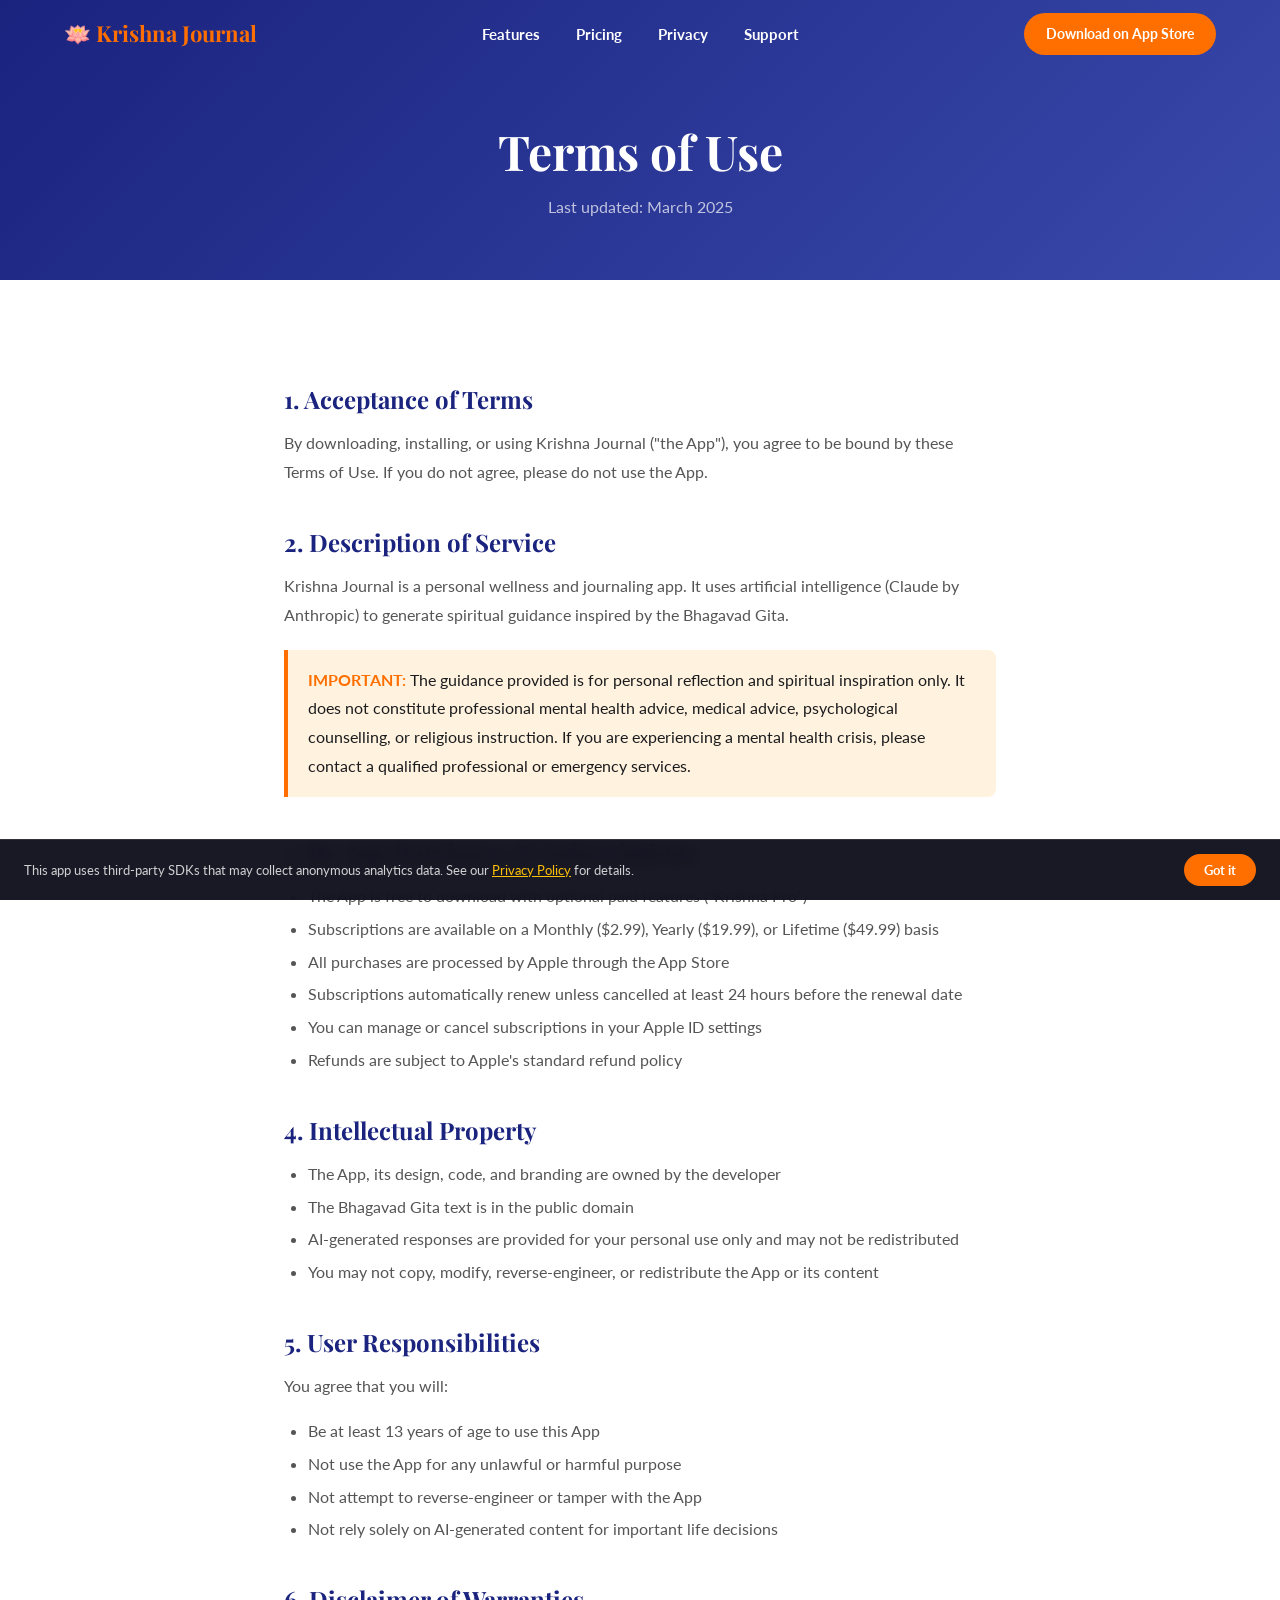
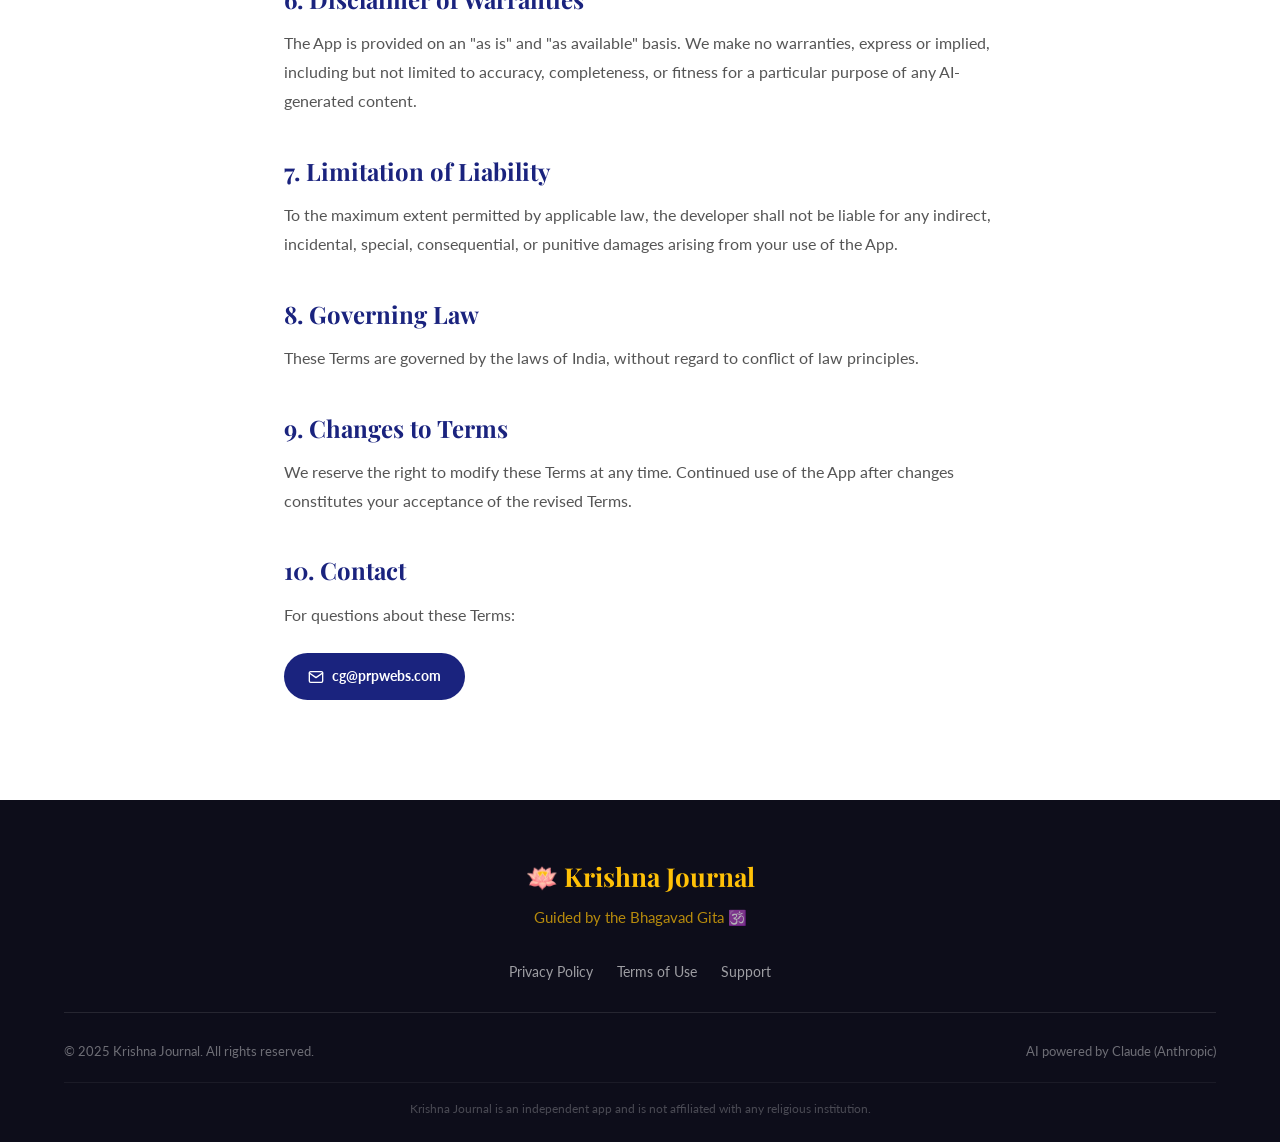
<file: terms.html>
<!DOCTYPE html>
<html lang="en">
<head>
  <meta charset="UTF-8">
  <meta name="viewport" content="width=device-width, initial-scale=1.0">
  <title>Terms of Use — Krishna Journal</title>
  <meta name="description" content="Krishna Journal — Find peace through Bhagavad Gita wisdom. Daily emotional check-ins, personalised shlokas from Lord Krishna, and a spiritual journaling experience in English and Hindi.">
  <meta name="keywords" content="Krishna Journal, Bhagavad Gita app, spiritual journal, emotion journal, Krishna guidance, Hindi app, shloka app">
  <meta name="author" content="Krishna Journal">

  <!-- Open Graph -->
  <meta property="og:type" content="website">
  <meta property="og:title" content="Krishna Journal — Bhagavad Gita Wisdom for Daily Life">
  <meta property="og:description" content="Share your emotions. Receive a personal shloka from Lord Krishna. Begin your daily spiritual practice.">
  <meta property="og:image" content="assets/og-image.png">
  <meta property="og:url" content="https://chitraguptpandey.github.io/KrishnaJournalWebsite/terms.html">

  <!-- Twitter Card -->
  <meta name="twitter:card" content="summary_large_image">
  <meta name="twitter:title" content="Krishna Journal">
  <meta name="twitter:description" content="Daily emotional check-ins with Bhagavad Gita wisdom from Lord Krishna.">
  <meta name="twitter:image" content="assets/og-image.png">

  <!-- Favicon -->
  <link rel="icon" type="image/svg+xml" href="assets/favicon.svg">

  <!-- Google Fonts -->
  <link rel="preconnect" href="https://fonts.googleapis.com">
  <link rel="preconnect" href="https://fonts.gstatic.com" crossorigin>
  <link href="https://fonts.googleapis.com/css2?family=Playfair+Display:wght@400;700&family=Lato:wght@400;700&display=swap" rel="stylesheet">

  <!-- Stylesheet -->
  <link rel="stylesheet" href="css/styles.css">
</head>
<body>

  <!-- ── Navigation ──────────────────────────────────────── -->
  <nav class="navbar" aria-label="Main navigation">
    <div class="navbar__inner">
      <a href="index.html" class="navbar__logo">🪷 Krishna Journal</a>

      <button class="navbar__hamburger" aria-label="Toggle navigation menu" aria-expanded="false">
        <span></span>
        <span></span>
        <span></span>
      </button>

      <ul class="navbar__links">
        <li><a href="index.html#features">Features</a></li>
        <li><a href="index.html#pricing">Pricing</a></li>
        <li><a href="privacy.html">Privacy</a></li>
        <li><a href="support.html">Support</a></li>
      </ul>

      <a href="https://apps.apple.com" class="navbar__cta" target="_blank" rel="noopener">Download on App Store</a>
    </div>
  </nav>

  <!-- ── Page Hero ────────────────────────────────────────── -->
  <header class="page-hero page-hero--blue" aria-labelledby="page-title">
    <h1 class="page-hero__title" id="page-title">Terms of Use</h1>
    <p class="page-hero__sub">Last updated: March 2025</p>
  </header>

  <!-- ── Terms Body ───────────────────────────────────────── -->
  <main class="policy-body">

    <h2>1. Acceptance of Terms</h2>
    <p>By downloading, installing, or using Krishna Journal ("the App"), you agree to be bound by these Terms of Use. If you do not agree, please do not use the App.</p>

    <h2>2. Description of Service</h2>
    <p>Krishna Journal is a personal wellness and journaling app. It uses artificial intelligence (Claude by Anthropic) to generate spiritual guidance inspired by the Bhagavad Gita.</p>
    <div class="notice-box">
      <p><strong>IMPORTANT:</strong> The guidance provided is for personal reflection and spiritual inspiration only. It does not constitute professional mental health advice, medical advice, psychological counselling, or religious instruction. If you are experiencing a mental health crisis, please contact a qualified professional or emergency services.</p>
    </div>

    <h2>3. In-App Purchases &amp; Subscriptions</h2>
    <ul>
      <li>The App is free to download with optional paid features ("Krishna Pro")</li>
      <li>Subscriptions are available on a Monthly ($2.99), Yearly ($19.99), or Lifetime ($49.99) basis</li>
      <li>All purchases are processed by Apple through the App Store</li>
      <li>Subscriptions automatically renew unless cancelled at least 24 hours before the renewal date</li>
      <li>You can manage or cancel subscriptions in your Apple ID settings</li>
      <li>Refunds are subject to Apple's standard refund policy</li>
    </ul>

    <h2>4. Intellectual Property</h2>
    <ul>
      <li>The App, its design, code, and branding are owned by the developer</li>
      <li>The Bhagavad Gita text is in the public domain</li>
      <li>AI-generated responses are provided for your personal use only and may not be redistributed</li>
      <li>You may not copy, modify, reverse-engineer, or redistribute the App or its content</li>
    </ul>

    <h2>5. User Responsibilities</h2>
    <p>You agree that you will:</p>
    <ul>
      <li>Be at least 13 years of age to use this App</li>
      <li>Not use the App for any unlawful or harmful purpose</li>
      <li>Not attempt to reverse-engineer or tamper with the App</li>
      <li>Not rely solely on AI-generated content for important life decisions</li>
    </ul>

    <h2>6. Disclaimer of Warranties</h2>
    <p>The App is provided on an "as is" and "as available" basis. We make no warranties, express or implied, including but not limited to accuracy, completeness, or fitness for a particular purpose of any AI-generated content.</p>

    <h2>7. Limitation of Liability</h2>
    <p>To the maximum extent permitted by applicable law, the developer shall not be liable for any indirect, incidental, special, consequential, or punitive damages arising from your use of the App.</p>

    <h2>8. Governing Law</h2>
    <p>These Terms are governed by the laws of India, without regard to conflict of law principles.</p>

    <h2>9. Changes to Terms</h2>
    <p>We reserve the right to modify these Terms at any time. Continued use of the App after changes constitutes your acceptance of the revised Terms.</p>

    <h2>10. Contact</h2>
    <p>For questions about these Terms:</p>
    <a href="mailto:cg@prpwebs.com?subject=Krishna%20Journal%20%E2%80%94%20Terms%20of%20Use" class="email-btn">
      <svg width="16" height="16" viewBox="0 0 24 24" fill="none" stroke="currentColor" stroke-width="2" stroke-linecap="round" stroke-linejoin="round" aria-hidden="true">
        <path d="M4 4h16c1.1 0 2 .9 2 2v12c0 1.1-.9 2-2 2H4c-1.1 0-2-.9-2-2V6c0-1.1.9-2 2-2z"/>
        <polyline points="22,6 12,13 2,6"/>
      </svg>
      cg@prpwebs.com
    </a>

  </main>

  <!-- ── Footer ────────────────────────────────────────────── -->
  <footer class="footer" role="contentinfo">
    <div class="container">
      <div class="footer__top">
        <div class="footer__logo">🪷 Krishna Journal</div>
        <div class="footer__tagline">Guided by the Bhagavad Gita 🕉️</div>
      </div>

      <nav class="footer__links" aria-label="Footer navigation">
        <a href="privacy.html">Privacy Policy</a>
        <a href="terms.html">Terms of Use</a>
        <a href="support.html">Support</a>
      </nav>

      <div class="footer__bottom">
        <span class="footer__copyright">© 2025 Krishna Journal. All rights reserved.</span>
        <span class="footer__attribution">AI powered by Claude (Anthropic)</span>
      </div>

      <p class="footer__disclaimer">Krishna Journal is an independent app and is not affiliated with any religious institution.</p>
    </div>
  </footer>

  <!-- ── Cookie Notice ─────────────────────────────────────── -->
  <div class="cookie-notice" role="alert" aria-live="polite">
    <p class="cookie-notice__text">
      This app uses third-party SDKs that may collect anonymous analytics data.
      See our <a href="privacy.html">Privacy Policy</a> for details.
    </p>
    <button class="cookie-notice__btn">Got it</button>
  </div>

  <!-- ── Back to Top ───────────────────────────────────────── -->
  <button class="back-to-top" aria-label="Scroll back to top" title="Back to top">↑</button>

  <script src="js/main.js"></script>
</body>
</html>
</file>
<file: css/styles.css>
/* ============================================================
   Krishna Journal — styles.css
   Design system, shared components, and all page styles
   ============================================================ */

/* ── CSS Custom Properties ─────────────────────────────────── */
:root {
  --saffron: #FF6F00;
  --saffron-light: #FFE0B2;
  --krishna-blue: #1A237E;
  --krishna-blue-mid: #3949AB;
  --gold: #FFC107;
  --gold-dark: #F57F17;
  --cream: #FFFDE7;
  --dark-bg: #0D0D1A;
  --text-dark: #1C1C1E;
  --text-medium: #555555;
  --text-light: #888888;
  --white: #FFFFFF;
  --border-radius: 16px;
  --shadow: 0 4px 24px rgba(0, 0, 0, 0.10);
}

/* ── Reset & Base ───────────────────────────────────────────── */
*, *::before, *::after {
  box-sizing: border-box;
  margin: 0;
  padding: 0;
}

html {
  scroll-behavior: smooth;
  font-size: 16px;
}

body {
  font-family: 'Lato', sans-serif;
  color: var(--text-dark);
  background-color: var(--white);
  line-height: 1.6;
  overflow-x: hidden;
}

h1, h2, h3, h4, h5, h6 {
  font-family: 'Playfair Display', serif;
  line-height: 1.3;
}

a {
  text-decoration: none;
  color: inherit;
  transition: color 0.2s ease;
}

img {
  max-width: 100%;
  height: auto;
}

ul {
  list-style: none;
}

button {
  cursor: pointer;
  font-family: 'Lato', sans-serif;
  border: none;
  outline: none;
}

/* ── Utility ────────────────────────────────────────────────── */
.container {
  max-width: 1200px;
  margin: 0 auto;
  padding: 0 24px;
}

.section-badge {
  display: inline-block;
  font-family: 'Lato', sans-serif;
  font-size: 12px;
  font-weight: 700;
  letter-spacing: 1.5px;
  text-transform: uppercase;
  background: var(--saffron-light);
  color: var(--saffron);
  padding: 6px 16px;
  border-radius: 100px;
  margin-bottom: 16px;
}

.section-badge--dark {
  background: rgba(255, 193, 7, 0.2);
  color: var(--gold);
}

/* ── Buttons ────────────────────────────────────────────────── */
.btn {
  display: inline-flex;
  align-items: center;
  justify-content: center;
  gap: 8px;
  font-family: 'Lato', sans-serif;
  font-size: 16px;
  font-weight: 700;
  padding: 14px 32px;
  border-radius: 100px;
  transition: all 0.2s ease;
  text-decoration: none;
  cursor: pointer;
  border: 2px solid transparent;
}

.btn--primary {
  background: var(--saffron);
  color: var(--white);
  border-color: var(--saffron);
}

.btn--primary:hover {
  background: var(--gold-dark);
  border-color: var(--gold-dark);
  transform: translateY(-2px);
  box-shadow: 0 6px 20px rgba(255, 111, 0, 0.4);
}

.btn--outline-gold {
  background: transparent;
  color: var(--gold);
  border-color: var(--gold);
}

.btn--outline-gold:hover {
  background: rgba(255, 193, 7, 0.1);
  transform: translateY(-2px);
}

.btn--outline-saffron {
  background: transparent;
  color: var(--saffron);
  border-color: var(--saffron);
}

.btn--outline-saffron:hover {
  background: rgba(255, 111, 0, 0.08);
  transform: translateY(-2px);
}

.btn--gold {
  background: var(--gold);
  color: var(--dark-bg);
  border-color: var(--gold);
}

.btn--gold:hover {
  background: var(--gold-dark);
  border-color: var(--gold-dark);
  transform: translateY(-2px);
  box-shadow: 0 6px 20px rgba(255, 193, 7, 0.4);
}

/* ── Navigation ─────────────────────────────────────────────── */
.navbar {
  position: fixed;
  top: 0;
  left: 0;
  right: 0;
  z-index: 1000;
  transition: background 0.3s ease, box-shadow 0.3s ease;
  padding: 0;
}

.navbar.scrolled {
  background: var(--white);
  box-shadow: 0 2px 20px rgba(0, 0, 0, 0.1);
}

.navbar__inner {
  max-width: 1200px;
  margin: 0 auto;
  padding: 0 24px;
  height: 68px;
  display: flex;
  align-items: center;
  justify-content: space-between;
}

.navbar__logo {
  font-family: 'Playfair Display', serif;
  font-size: 22px;
  font-weight: 700;
  color: var(--saffron);
  text-decoration: none;
  white-space: nowrap;
}

.navbar__logo:hover {
  color: var(--gold-dark);
}

.navbar__links {
  display: flex;
  align-items: center;
  gap: 8px;
  list-style: none;
}

.navbar__links a {
  font-family: 'Lato', sans-serif;
  font-size: 15px;
  font-weight: 700;
  color: var(--white);
  padding: 8px 14px;
  border-radius: 8px;
  transition: color 0.2s ease, background 0.2s ease;
}

.navbar.scrolled .navbar__links a {
  color: var(--text-dark);
}

.navbar__links a:hover,
.navbar__links a.active {
  color: var(--saffron);
}

.navbar__cta {
  font-family: 'Lato', sans-serif;
  font-size: 14px;
  font-weight: 700;
  color: var(--white);
  background: var(--saffron);
  padding: 10px 22px;
  border-radius: 100px;
  transition: all 0.2s ease;
  white-space: nowrap;
}

.navbar__cta:hover {
  background: var(--gold-dark);
  transform: translateY(-1px);
  box-shadow: 0 4px 12px rgba(255, 111, 0, 0.35);
  color: var(--white);
}

.navbar__hamburger {
  display: none;
  flex-direction: column;
  gap: 5px;
  cursor: pointer;
  padding: 4px;
  background: none;
  border: none;
}

.navbar__hamburger span {
  display: block;
  width: 24px;
  height: 2px;
  background: var(--white);
  border-radius: 2px;
  transition: all 0.3s ease;
}

.navbar.scrolled .navbar__hamburger span {
  background: var(--text-dark);
}

/* Mobile nav open state */
.navbar__hamburger.open span:nth-child(1) {
  transform: translateY(7px) rotate(45deg);
}

.navbar__hamburger.open span:nth-child(2) {
  opacity: 0;
  transform: scaleX(0);
}

.navbar__hamburger.open span:nth-child(3) {
  transform: translateY(-7px) rotate(-45deg);
}

/* ── Footer ─────────────────────────────────────────────────── */
.footer {
  background: var(--dark-bg);
  padding: 56px 0 24px;
}

.footer__top {
  display: flex;
  flex-direction: column;
  align-items: center;
  text-align: center;
  margin-bottom: 32px;
}

.footer__logo {
  font-family: 'Playfair Display', serif;
  font-size: 26px;
  font-weight: 700;
  color: var(--gold);
  margin-bottom: 8px;
}

.footer__tagline {
  font-family: 'Lato', sans-serif;
  font-size: 15px;
  color: rgba(255, 193, 7, 0.7);
}

.footer__links {
  display: flex;
  justify-content: center;
  flex-wrap: wrap;
  gap: 8px 24px;
  margin-bottom: 28px;
  padding-bottom: 28px;
  border-bottom: 1px solid rgba(255, 255, 255, 0.1);
}

.footer__links a {
  font-family: 'Lato', sans-serif;
  font-size: 14px;
  color: rgba(255, 255, 255, 0.6);
  transition: color 0.2s ease;
}

.footer__links a:hover {
  color: var(--gold);
}

.footer__bottom {
  display: flex;
  justify-content: space-between;
  align-items: center;
  flex-wrap: wrap;
  gap: 8px;
  margin-bottom: 20px;
}

.footer__copyright,
.footer__attribution {
  font-family: 'Lato', sans-serif;
  font-size: 13px;
  color: rgba(255, 255, 255, 0.4);
}

.footer__disclaimer {
  text-align: center;
  font-family: 'Lato', sans-serif;
  font-size: 12px;
  color: rgba(255, 255, 255, 0.25);
  padding-top: 16px;
  border-top: 1px solid rgba(255, 255, 255, 0.06);
}

/* ── Cookie Notice ───────────────────────────────────────────── */
.cookie-notice {
  position: fixed;
  bottom: 0;
  left: 0;
  right: 0;
  z-index: 2000;
  background: rgba(13, 13, 26, 0.95);
  backdrop-filter: blur(8px);
  padding: 14px 24px;
  display: flex;
  align-items: center;
  justify-content: space-between;
  gap: 16px;
  flex-wrap: wrap;
  border-top: 1px solid rgba(255, 255, 255, 0.1);
  transform: translateY(0);
  transition: transform 0.3s ease;
}

.cookie-notice.hidden {
  transform: translateY(100%);
  pointer-events: none;
}

.cookie-notice__text {
  font-family: 'Lato', sans-serif;
  font-size: 13px;
  color: rgba(255, 255, 255, 0.8);
  flex: 1;
  min-width: 200px;
}

.cookie-notice__text a {
  color: var(--gold);
  text-decoration: underline;
}

.cookie-notice__btn {
  font-family: 'Lato', sans-serif;
  font-size: 13px;
  font-weight: 700;
  background: var(--saffron);
  color: var(--white);
  padding: 8px 20px;
  border-radius: 100px;
  border: none;
  cursor: pointer;
  white-space: nowrap;
  transition: background 0.2s ease;
}

.cookie-notice__btn:hover {
  background: var(--gold-dark);
}

/* ── Back to Top ─────────────────────────────────────────────── */
.back-to-top {
  position: fixed;
  bottom: 80px;
  right: 28px;
  z-index: 999;
  width: 48px;
  height: 48px;
  background: var(--saffron);
  color: var(--white);
  border: none;
  border-radius: 50%;
  font-size: 20px;
  display: flex;
  align-items: center;
  justify-content: center;
  cursor: pointer;
  opacity: 0;
  visibility: hidden;
  transform: translateY(12px);
  transition: all 0.3s ease;
  box-shadow: 0 4px 16px rgba(255, 111, 0, 0.4);
}

.back-to-top.visible {
  opacity: 1;
  visibility: visible;
  transform: translateY(0);
}

.back-to-top:hover {
  background: var(--gold-dark);
  transform: translateY(-3px);
  box-shadow: 0 8px 20px rgba(255, 111, 0, 0.5);
}

/* ── Hero Section ───────────────────────────────────────────── */
.hero {
  min-height: 100vh;
  background: var(--dark-bg);
  background: radial-gradient(ellipse at 50% 40%, var(--krishna-blue-mid) 0%, var(--dark-bg) 70%);
  display: flex;
  align-items: center;
  padding: 100px 0 60px;
  position: relative;
  overflow: hidden;
}

.hero__mandala {
  position: absolute;
  right: -80px;
  top: 50%;
  transform: translateY(-50%);
  width: 55%;
  opacity: 0.06;
  pointer-events: none;
}

.hero__inner {
  max-width: 1200px;
  margin: 0 auto;
  padding: 0 24px;
  display: flex;
  align-items: center;
  gap: 48px;
  width: 100%;
}

.hero__content {
  flex: 0 0 60%;
  max-width: 60%;
}

.hero__eyebrow {
  font-family: 'Lato', sans-serif;
  font-size: 12px;
  font-weight: 700;
  letter-spacing: 2px;
  text-transform: uppercase;
  color: var(--gold);
  margin-bottom: 20px;
}

.hero__title {
  font-family: 'Playfair Display', serif;
  font-size: 52px;
  font-weight: 700;
  color: var(--white);
  line-height: 1.2;
  margin-bottom: 24px;
}

.hero__subtitle {
  font-family: 'Lato', sans-serif;
  font-size: 18px;
  color: var(--saffron-light);
  line-height: 1.7;
  margin-bottom: 36px;
  max-width: 520px;
}

.hero__buttons {
  display: flex;
  gap: 16px;
  flex-wrap: wrap;
  margin-bottom: 20px;
}

.hero__small-text {
  font-family: 'Lato', sans-serif;
  font-size: 13px;
  color: var(--text-light);
}

/* iPhone Mockup */
.hero__mockup {
  flex: 0 0 40%;
  max-width: 40%;
  display: flex;
  justify-content: center;
  align-items: center;
}

.iphone-mockup {
  width: 240px;
  height: 480px;
  border-radius: 36px;
  background: linear-gradient(160deg, var(--krishna-blue) 0%, var(--dark-bg) 100%);
  padding: 20px 16px;
  box-shadow:
    0 0 0 2px rgba(255, 255, 255, 0.1),
    0 0 60px 12px rgba(57, 73, 171, 0.5),
    0 24px 48px rgba(0, 0, 0, 0.5);
  display: flex;
  flex-direction: column;
  gap: 16px;
  position: relative;
  overflow: hidden;
}

.iphone-mockup::before {
  content: '';
  position: absolute;
  top: 12px;
  left: 50%;
  transform: translateX(-50%);
  width: 80px;
  height: 6px;
  background: rgba(255, 255, 255, 0.15);
  border-radius: 3px;
}

.iphone-screen__header {
  font-family: 'Lato', sans-serif;
  font-size: 14px;
  font-weight: 700;
  color: var(--saffron);
  text-align: center;
  margin-top: 12px;
  letter-spacing: 0.5px;
}

.iphone-screen__chip {
  display: inline-block;
  background: rgba(255, 111, 0, 0.15);
  border: 1px solid rgba(255, 111, 0, 0.4);
  color: var(--saffron-light);
  font-family: 'Lato', sans-serif;
  font-size: 13px;
  font-weight: 700;
  padding: 6px 14px;
  border-radius: 100px;
  align-self: flex-start;
}

.iphone-screen__quote-block {
  background: rgba(255, 193, 7, 0.08);
  border: 1px solid rgba(255, 193, 7, 0.25);
  border-radius: 12px;
  padding: 16px;
}

.iphone-screen__quote-label {
  font-family: 'Lato', sans-serif;
  font-size: 10px;
  font-weight: 700;
  letter-spacing: 1.5px;
  color: var(--gold);
  text-transform: uppercase;
  margin-bottom: 10px;
}

.iphone-screen__quote-text {
  font-family: 'Playfair Display', serif;
  font-size: 12px;
  font-style: italic;
  color: rgba(255, 255, 255, 0.9);
  line-height: 1.7;
  margin-bottom: 10px;
}

.iphone-screen__quote-ref {
  font-family: 'Lato', sans-serif;
  font-size: 11px;
  color: var(--gold);
  font-weight: 700;
}

/* ── How It Works Section ────────────────────────────────────── */
.how-it-works {
  background: var(--cream);
  padding: 100px 0;
  text-align: center;
}

.how-it-works__header {
  margin-bottom: 64px;
}

.how-it-works__title {
  font-family: 'Playfair Display', serif;
  font-size: 40px;
  color: var(--krishna-blue);
  margin-top: 12px;
}

.steps {
  display: flex;
  align-items: flex-start;
  gap: 0;
  justify-content: center;
}

.step-card {
  background: var(--white);
  border-radius: var(--border-radius);
  box-shadow: var(--shadow);
  padding: 36px 32px;
  text-align: center;
  flex: 1;
  max-width: 300px;
}

.step-card__number {
  font-family: 'Playfair Display', serif;
  font-size: 48px;
  font-weight: 700;
  color: var(--saffron-light);
  margin-bottom: 12px;
  line-height: 1;
}

.step-card__icon {
  font-size: 32px;
  margin-bottom: 16px;
}

.step-card__title {
  font-family: 'Playfair Display', serif;
  font-size: 20px;
  color: var(--krishna-blue);
  margin-bottom: 12px;
}

.step-card__text {
  font-family: 'Lato', sans-serif;
  font-size: 15px;
  color: var(--text-medium);
  line-height: 1.7;
}

.step-arrow {
  font-size: 28px;
  color: var(--gold);
  flex: 0 0 auto;
  padding: 0 4px;
  align-self: center;
  margin-top: -20px;
}

/* ── Features Section ────────────────────────────────────────── */
.features {
  background: var(--white);
  padding: 100px 0;
  text-align: center;
}

.features__header {
  margin-bottom: 56px;
}

.features__title {
  font-family: 'Playfair Display', serif;
  font-size: 40px;
  color: var(--krishna-blue);
  margin-top: 12px;
}

.features__grid {
  display: grid;
  grid-template-columns: repeat(3, 1fr);
  gap: 24px;
}

.feature-card {
  background: var(--white);
  border: 1px solid #eeeeee;
  border-radius: var(--border-radius);
  padding: 32px 28px;
  text-align: left;
  transition: all 0.2s ease;
}

.feature-card:hover {
  border-color: var(--saffron);
  transform: translateY(-4px);
  box-shadow: var(--shadow);
}

.feature-card__icon {
  font-size: 36px;
  margin-bottom: 16px;
}

.feature-card__title {
  font-family: 'Playfair Display', serif;
  font-size: 20px;
  color: var(--krishna-blue);
  margin-bottom: 10px;
}

.feature-card__text {
  font-family: 'Lato', sans-serif;
  font-size: 15px;
  color: var(--text-medium);
  line-height: 1.7;
}

/* ── Testimonials Section ────────────────────────────────────── */
.testimonials {
  background: linear-gradient(135deg, var(--krishna-blue) 0%, var(--krishna-blue-mid) 100%);
  padding: 100px 0;
  text-align: center;
  overflow: hidden;
}

.testimonials__header {
  margin-bottom: 56px;
}

.testimonials__title {
  font-family: 'Playfair Display', serif;
  font-size: 40px;
  color: var(--white);
  margin-top: 12px;
}

.carousel {
  position: relative;
  max-width: 760px;
  margin: 0 auto;
}

.carousel__track {
  overflow: hidden;
  position: relative;
}

.carousel__slide {
  display: none;
  padding: 0 20px;
  opacity: 0;
  transition: opacity 0.5s ease;
}

.carousel__slide.active {
  display: block;
  opacity: 1;
}

.carousel__quote-mark {
  font-family: 'Playfair Display', serif;
  font-size: 96px;
  color: var(--gold);
  line-height: 0.6;
  margin-bottom: 24px;
  opacity: 0.6;
}

.carousel__quote-text {
  font-family: 'Lato', sans-serif;
  font-size: 20px;
  font-style: italic;
  color: var(--white);
  line-height: 1.8;
  margin-bottom: 24px;
}

.carousel__attribution {
  font-family: 'Lato', sans-serif;
  font-size: 14px;
  color: var(--gold);
  font-weight: 700;
}

.carousel__dots {
  display: flex;
  justify-content: center;
  gap: 10px;
  margin-top: 36px;
}

.carousel__dot {
  width: 10px;
  height: 10px;
  border-radius: 50%;
  background: rgba(255, 255, 255, 0.3);
  border: none;
  cursor: pointer;
  transition: all 0.3s ease;
  padding: 0;
}

.carousel__dot.active {
  background: var(--gold);
  transform: scale(1.3);
}

/* ── Pricing Section ─────────────────────────────────────────── */
.pricing {
  background: var(--cream);
  padding: 100px 0;
  text-align: center;
}

.pricing__header {
  margin-bottom: 16px;
}

.pricing__title {
  font-family: 'Playfair Display', serif;
  font-size: 40px;
  color: var(--krishna-blue);
  margin-top: 12px;
}

.pricing__subtitle {
  font-family: 'Lato', sans-serif;
  font-size: 17px;
  color: var(--text-medium);
  margin-bottom: 56px;
}

.pricing__cards {
  display: flex;
  justify-content: center;
  align-items: center;
  gap: 32px;
  flex-wrap: wrap;
}

.pricing-card {
  background: var(--white);
  border: 1.5px solid #dddddd;
  border-radius: var(--border-radius);
  padding: 40px 36px;
  flex: 0 0 320px;
  max-width: 360px;
  text-align: left;
  transition: box-shadow 0.2s ease;
  position: relative;
}

.pricing-card:hover {
  box-shadow: var(--shadow);
}

.pricing-card--pro {
  background: linear-gradient(150deg, var(--krishna-blue) 0%, var(--krishna-blue-mid) 100%);
  border-color: transparent;
  color: var(--white);
}

.pricing-card__badge {
  position: absolute;
  top: -14px;
  right: 24px;
  background: var(--gold);
  color: var(--dark-bg);
  font-family: 'Lato', sans-serif;
  font-size: 12px;
  font-weight: 700;
  padding: 5px 14px;
  border-radius: 100px;
}

.pricing-card__label {
  font-family: 'Lato', sans-serif;
  font-size: 13px;
  font-weight: 700;
  letter-spacing: 1px;
  text-transform: uppercase;
  color: var(--text-light);
  margin-bottom: 8px;
}

.pricing-card--pro .pricing-card__label {
  color: var(--gold);
}

.pricing-card__name {
  font-family: 'Playfair Display', serif;
  font-size: 26px;
  font-weight: 700;
  color: var(--text-dark);
  margin-bottom: 4px;
}

.pricing-card--pro .pricing-card__name {
  color: var(--white);
}

.pricing-card__price {
  font-family: 'Playfair Display', serif;
  font-size: 48px;
  font-weight: 700;
  color: var(--krishna-blue);
  line-height: 1.1;
  margin: 16px 0 4px;
}

.pricing-card--pro .pricing-card__price {
  color: var(--white);
}

.pricing-card__price-sub {
  font-family: 'Lato', sans-serif;
  font-size: 14px;
  color: var(--text-light);
  margin-bottom: 24px;
}

.pricing-card--pro .pricing-card__price-sub {
  color: rgba(255, 255, 255, 0.6);
}

/* Pricing Toggle */
.pricing__toggle {
  display: flex;
  background: rgba(255, 255, 255, 0.15);
  border-radius: 100px;
  padding: 4px;
  margin-bottom: 8px;
  width: fit-content;
}

.pricing__toggle-btn {
  font-family: 'Lato', sans-serif;
  font-size: 13px;
  font-weight: 700;
  padding: 8px 20px;
  border-radius: 100px;
  border: none;
  background: transparent;
  color: rgba(255, 255, 255, 0.7);
  cursor: pointer;
  transition: all 0.2s ease;
}

.pricing__toggle-btn.active {
  background: var(--white);
  color: var(--krishna-blue);
}

.pricing__save-tag {
  display: inline-block;
  background: var(--gold);
  color: var(--dark-bg);
  font-family: 'Lato', sans-serif;
  font-size: 11px;
  font-weight: 700;
  padding: 2px 8px;
  border-radius: 100px;
  margin-left: 8px;
  vertical-align: middle;
}

.pricing__lifetime {
  font-family: 'Lato', sans-serif;
  font-size: 14px;
  color: rgba(255, 255, 255, 0.75);
  margin-bottom: 24px;
  border-top: 1px solid rgba(255, 255, 255, 0.15);
  padding-top: 12px;
}

.pricing-card__features {
  list-style: none;
  margin-bottom: 28px;
}

.pricing-card__features li {
  font-family: 'Lato', sans-serif;
  font-size: 15px;
  color: var(--text-medium);
  padding: 8px 0;
  border-bottom: 1px solid #f0f0f0;
  display: flex;
  align-items: center;
  gap: 10px;
}

.pricing-card--pro .pricing-card__features li {
  color: rgba(255, 255, 255, 0.85);
  border-bottom-color: rgba(255, 255, 255, 0.1);
}

.pricing-card__features .check {
  color: #4CAF50;
  font-size: 16px;
  flex-shrink: 0;
}

.pricing-card--pro .pricing-card__features .check {
  color: var(--gold);
}

.pricing-card__features .cross {
  color: #ccc;
  font-size: 16px;
  flex-shrink: 0;
}

.pricing-card__note {
  font-family: 'Lato', sans-serif;
  font-size: 13px;
  color: rgba(255, 255, 255, 0.5);
  margin-top: 12px;
  line-height: 1.5;
}

/* Price display states */
.price-monthly,
.price-yearly {
  transition: opacity 0.2s ease;
}

.price-yearly.hidden,
.price-monthly.hidden {
  display: none;
}

/* ── Download CTA Banner ─────────────────────────────────────── */
.download-cta {
  background: linear-gradient(135deg, var(--saffron) 0%, var(--gold) 100%);
  padding: 96px 24px;
  text-align: center;
}

.download-cta__title {
  font-family: 'Playfair Display', serif;
  font-size: 36px;
  color: var(--white);
  margin-bottom: 16px;
}

.download-cta__subtitle {
  font-family: 'Lato', sans-serif;
  font-size: 16px;
  color: rgba(255, 255, 255, 0.85);
  margin-bottom: 40px;
  max-width: 540px;
  margin-left: auto;
  margin-right: auto;
}

.download-cta__buttons {
  display: flex;
  justify-content: center;
  align-items: center;
  gap: 20px;
  flex-wrap: wrap;
}

.store-btn {
  display: inline-flex;
  align-items: center;
  gap: 12px;
  background: #000000;
  color: var(--white);
  padding: 14px 24px;
  border-radius: 12px;
  font-family: 'Lato', sans-serif;
  text-decoration: none;
  transition: all 0.2s ease;
  min-width: 200px;
}

.store-btn:hover {
  background: #1a1a1a;
  transform: translateY(-2px);
  box-shadow: 0 8px 24px rgba(0, 0, 0, 0.25);
}

.store-btn__text {
  display: flex;
  flex-direction: column;
  text-align: left;
}

.store-btn__sub {
  font-size: 11px;
  font-weight: 400;
  opacity: 0.75;
  letter-spacing: 0.3px;
}

.store-btn__name {
  font-size: 17px;
  font-weight: 700;
}

.store-btn--coming-soon {
  opacity: 0.5;
  cursor: not-allowed;
  position: relative;
}

.store-btn--coming-soon:hover {
  transform: none;
  box-shadow: none;
}

.coming-soon-badge {
  position: absolute;
  top: -10px;
  right: -10px;
  background: var(--gold-dark);
  color: var(--white);
  font-family: 'Lato', sans-serif;
  font-size: 10px;
  font-weight: 700;
  padding: 3px 8px;
  border-radius: 100px;
  letter-spacing: 0.5px;
}

/* ── Page Hero (inner pages) ─────────────────────────────────── */
.page-hero {
  padding: 120px 24px 60px;
  text-align: center;
}

.page-hero--blue {
  background: linear-gradient(135deg, var(--krishna-blue) 0%, var(--krishna-blue-mid) 100%);
}

.page-hero--cream {
  background: var(--cream);
}

.page-hero__title {
  font-family: 'Playfair Display', serif;
  font-size: 48px;
  font-weight: 700;
  margin-bottom: 12px;
}

.page-hero--blue .page-hero__title {
  color: var(--white);
}

.page-hero--cream .page-hero__title {
  color: var(--krishna-blue);
}

.page-hero__sub {
  font-family: 'Lato', sans-serif;
  font-size: 16px;
}

.page-hero--blue .page-hero__sub {
  color: rgba(255, 255, 255, 0.7);
}

.page-hero--cream .page-hero__sub {
  color: var(--text-medium);
}

/* ── Policy / Terms Content ──────────────────────────────────── */
.policy-body {
  max-width: 760px;
  margin: 0 auto;
  padding: 64px 24px 100px;
}

.policy-body h2 {
  font-family: 'Playfair Display', serif;
  font-size: 24px;
  color: var(--krishna-blue);
  margin: 40px 0 14px;
}

.policy-body p {
  font-family: 'Lato', sans-serif;
  font-size: 16px;
  color: var(--text-medium);
  line-height: 1.8;
  margin-bottom: 16px;
}

.policy-body ul {
  list-style: disc;
  margin: 8px 0 16px 24px;
}

.policy-body ul li {
  font-family: 'Lato', sans-serif;
  font-size: 16px;
  color: var(--text-medium);
  line-height: 1.8;
  margin-bottom: 4px;
}

.policy-body .notice-box {
  background: #FFF3E0;
  border-left: 4px solid var(--saffron);
  padding: 16px 20px;
  border-radius: 0 8px 8px 0;
  margin: 20px 0;
}

.policy-body .notice-box p {
  margin-bottom: 0;
  color: var(--text-dark);
}

.policy-body .notice-box strong {
  color: var(--saffron);
}

.email-btn {
  display: inline-flex;
  align-items: center;
  gap: 8px;
  background: var(--krishna-blue);
  color: var(--white);
  font-family: 'Lato', sans-serif;
  font-size: 14px;
  font-weight: 700;
  padding: 12px 24px;
  border-radius: 100px;
  text-decoration: none;
  margin-top: 8px;
  transition: all 0.2s ease;
}

.email-btn:hover {
  background: var(--krishna-blue-mid);
  transform: translateY(-2px);
  box-shadow: 0 4px 16px rgba(26, 35, 126, 0.3);
  color: var(--white);
}

/* ── FAQ Accordion ───────────────────────────────────────────── */
.faq-section {
  padding: 80px 0;
  background: var(--white);
}

.faq-section h2 {
  font-family: 'Playfair Display', serif;
  font-size: 36px;
  color: var(--krishna-blue);
  margin-bottom: 40px;
  text-align: center;
}

.faq-list {
  max-width: 760px;
  margin: 0 auto;
}

.faq-item {
  border-bottom: 1px solid #eeeeee;
}

.faq-item:first-child {
  border-top: 1px solid #eeeeee;
}

.faq-question {
  width: 100%;
  text-align: left;
  background: none;
  border: none;
  padding: 22px 0;
  display: flex;
  justify-content: space-between;
  align-items: center;
  gap: 16px;
  cursor: pointer;
  font-family: 'Lato', sans-serif;
  font-size: 16px;
  font-weight: 700;
  color: var(--text-dark);
  transition: color 0.2s ease;
}

.faq-question:hover {
  color: var(--saffron);
}

.faq-question.open {
  color: var(--krishna-blue);
}

.faq-chevron {
  flex-shrink: 0;
  width: 20px;
  height: 20px;
  color: var(--text-light);
  transition: transform 0.3s ease;
}

.faq-question.open .faq-chevron {
  transform: rotate(180deg);
  color: var(--krishna-blue);
}

.faq-answer {
  max-height: 0;
  overflow: hidden;
  transition: max-height 0.35s ease;
}

.faq-answer__inner {
  padding: 0 0 24px;
  font-family: 'Lato', sans-serif;
  font-size: 15px;
  color: var(--text-medium);
  line-height: 1.8;
}

/* ── Contact Form ────────────────────────────────────────────── */
.contact-section {
  padding: 80px 0 100px;
  background: var(--cream);
}

.contact-section h2 {
  font-family: 'Playfair Display', serif;
  font-size: 36px;
  color: var(--krishna-blue);
  margin-bottom: 8px;
  text-align: center;
}

.contact-section__sub {
  font-family: 'Lato', sans-serif;
  font-size: 16px;
  color: var(--text-medium);
  text-align: center;
  margin-bottom: 40px;
}

.contact-form {
  max-width: 560px;
  margin: 0 auto;
  background: var(--white);
  border-radius: var(--border-radius);
  box-shadow: var(--shadow);
  padding: 40px;
}

.form-group {
  margin-bottom: 20px;
}

.form-group label {
  display: block;
  font-family: 'Lato', sans-serif;
  font-size: 14px;
  font-weight: 700;
  color: var(--text-dark);
  margin-bottom: 6px;
}

.form-group input,
.form-group textarea {
  width: 100%;
  padding: 12px 16px;
  border: 1.5px solid #e0e0e0;
  border-radius: 10px;
  font-family: 'Lato', sans-serif;
  font-size: 15px;
  color: var(--text-dark);
  background: var(--white);
  transition: border-color 0.2s ease, box-shadow 0.2s ease;
  outline: none;
  resize: vertical;
}

.form-group input:focus,
.form-group textarea:focus {
  border-color: var(--saffron);
  box-shadow: 0 0 0 3px rgba(255, 111, 0, 0.12);
}

.form-submit {
  width: 100%;
  padding: 15px;
  background: var(--saffron);
  color: var(--white);
  font-family: 'Lato', sans-serif;
  font-size: 16px;
  font-weight: 700;
  border: none;
  border-radius: 100px;
  cursor: pointer;
  transition: all 0.2s ease;
}

.form-submit:hover {
  background: var(--gold-dark);
  transform: translateY(-2px);
  box-shadow: 0 6px 20px rgba(255, 111, 0, 0.35);
}

.contact-form__note {
  text-align: center;
  font-family: 'Lato', sans-serif;
  font-size: 13px;
  color: var(--text-light);
  margin-top: 16px;
  line-height: 1.6;
}

.contact-form__note a {
  color: var(--saffron);
  text-decoration: underline;
}

/* ── Responsive — Tablet ─────────────────────────────────────── */
@media (max-width: 1024px) {
  .features__grid {
    grid-template-columns: repeat(2, 1fr);
  }

  .hero__title {
    font-size: 44px;
  }
}

/* ── Responsive — Mobile ─────────────────────────────────────── */
@media (max-width: 768px) {
  /* Navbar */
  .navbar__hamburger {
    display: flex;
  }

  .navbar__links {
    display: none;
    position: absolute;
    top: 68px;
    left: 0;
    right: 0;
    background: var(--white);
    flex-direction: column;
    align-items: flex-start;
    padding: 12px 24px 20px;
    box-shadow: 0 8px 24px rgba(0, 0, 0, 0.12);
    gap: 0;
  }

  .navbar__links.open {
    display: flex;
  }

  .navbar__links li {
    width: 100%;
  }

  .navbar__links a {
    color: var(--text-dark) !important;
    display: block;
    padding: 12px 0;
    width: 100%;
    border-bottom: 1px solid #f0f0f0;
  }

  .navbar__links li:last-child a {
    border-bottom: none;
  }

  .navbar__cta {
    display: none;
  }

  /* Hero */
  .hero {
    padding: 90px 0 60px;
  }

  .hero__inner {
    flex-direction: column;
    gap: 48px;
  }

  .hero__content {
    flex: none;
    max-width: 100%;
    text-align: center;
  }

  .hero__title {
    font-size: 36px;
  }

  .hero__subtitle {
    font-size: 16px;
    margin: 0 auto 32px;
  }

  .hero__buttons {
    justify-content: center;
  }

  .hero__mockup {
    flex: none;
    max-width: 100%;
  }

  .iphone-mockup {
    width: 200px;
    height: 400px;
  }

  /* Steps */
  .steps {
    flex-direction: column;
    align-items: center;
    gap: 24px;
  }

  .step-card {
    max-width: 100%;
    width: 100%;
  }

  .step-arrow {
    display: none;
  }

  /* Features */
  .features__grid {
    grid-template-columns: 1fr;
  }

  /* Pricing */
  .pricing__cards {
    flex-direction: column;
    align-items: center;
  }

  .pricing-card {
    flex: none;
    width: 100%;
    max-width: 400px;
  }

  /* Download CTA */
  .download-cta__title {
    font-size: 28px;
  }

  .download-cta__buttons {
    flex-direction: column;
    align-items: center;
  }

  .store-btn {
    width: 100%;
    max-width: 280px;
    justify-content: center;
  }

  /* Page hero */
  .page-hero__title {
    font-size: 36px;
  }

  /* Carousel */
  .carousel__quote-text {
    font-size: 17px;
  }

  /* Sections */
  .how-it-works,
  .features,
  .testimonials,
  .pricing {
    padding: 72px 0;
  }

  .how-it-works__title,
  .features__title,
  .testimonials__title,
  .pricing__title {
    font-size: 32px;
  }

  /* Footer */
  .footer__bottom {
    flex-direction: column;
    text-align: center;
  }
}

@media (max-width: 480px) {
  .hero__title {
    font-size: 30px;
  }

  .hero__buttons {
    flex-direction: column;
    width: 100%;
  }

  .hero__buttons .btn {
    width: 100%;
    text-align: center;
  }

  .contact-form {
    padding: 28px 20px;
  }

  .policy-body {
    padding: 40px 20px 80px;
  }
}
</file>
